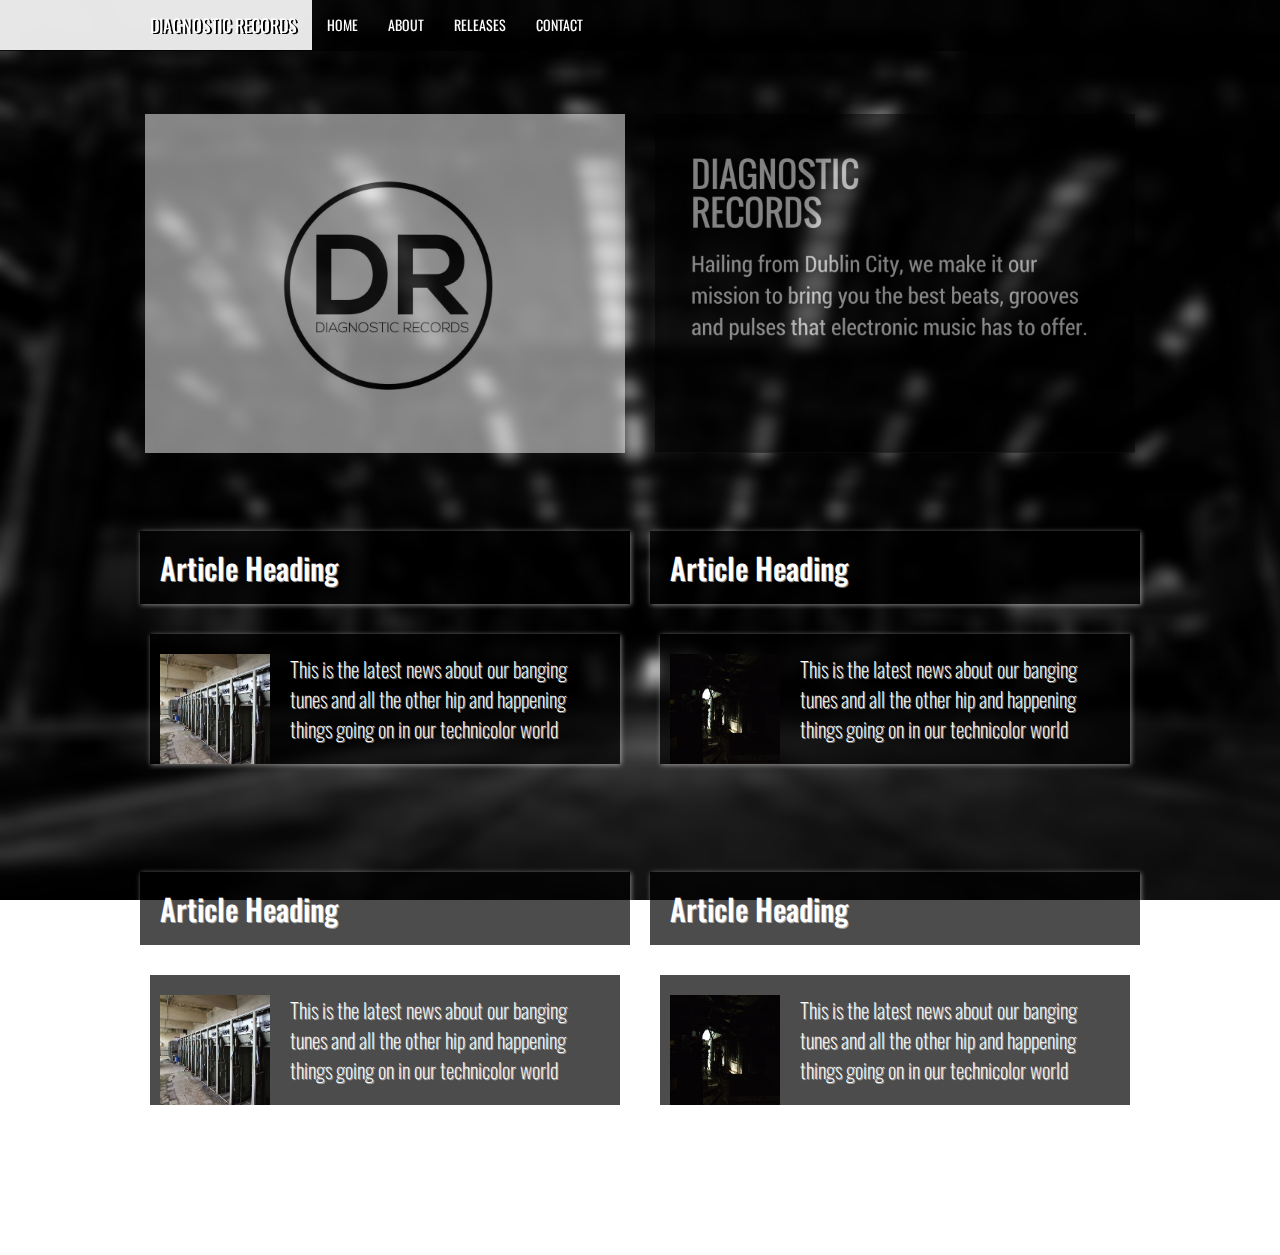
<file: index.html>
<!DOCTYPE html>
<html>
<head>
    <meta charset="utf-8">
    <meta name="viewport" content="width=device-width, initial-scale=1">
    <title>Diagnostic Records</title>
    <link rel="stylesheet" type="text/css" href="bower_components/bootstrap/dist/css/bootstrap.min.css">
    <!-- My CSS -->
    <link rel="stylesheet" type="text/css" href="css/style.css">
    <!-- Custom Fonts -->
    <link href="https://fonts.googleapis.com/css?family=Lato|Oswald" rel="stylesheet">
    <link href="https://fonts.googleapis.com/css?family=Lato" rel="stylesheet">
    <!-- aniimate.css library -->
    <link rel="stylesheet" href="https://cdnjs.cloudflare.com/ajax/libs/animate.css/3.5.2/animate.min.css">
</head>
<body class="background">
    <!-- Navigation -->
    <nav class="navbar navbar navbar-fixed-top">
        <div class="navbar-header">
            <a class="navbar-brand" href="index.html">DIAGNOSTIC RECORDS</a>
                <button type="button" class="navbar-toggle collapsed"
                data-toggle="collapse" data-target="#myCollapsingList">
                        <span class="icon-bar"></span>
                        <span class="icon-bar"></span>
                        <span class="icon-bar"></span>
                    </button>
                </div>
        <ul class="nav navbar-nav collapse navbar-collapse" id="myCollapsingList">
            <li><a href="/index.html">HOME</a></li>
            <li><a href="/about.html">ABOUT</a></li>
            <li><a href="/releases/releases.html">RELEASES</a></li>
            <li><a href="/contact.html">CONTACT</a></li>
        </ul>
    </nav>
    <!-- custom-hr -->
    <div class="custom-hr top-padding"></div>
    <!-- Jumbotron -->
    <div class="container">
        <div class="jumbotron transparent-jumbo">
            <div class="col-xs-12 col-md-6" id="home-logo-box">
                <img src="images/Sample_03.jpg" id="home-logo" class="blur">
                <button class="visibility btn blur" id="listenbtn"><a href="about.html"><a href="releases/releases.html">LISTEN</a></button>
            </div>
            <div class="col-xs-12 col-md-6" id="jumbo-text-box">
                <img src="images/textbox.png" id="text-box-image" class="blur">
                <button class="visibility btn" id="moreinfo"><a href="about.html">FIND OUT MORE</a></button>
            </div>
        </div>
    </div>

    <!-- Articles -->
    <div class="container">
        <div class="jumbotron transparent-jumbo">
            <div class="article-box col-xs-12 col-md-6">
                 <h2>Article Heading</h2>
                <img src="images/1.JPG" class="thumb-art">
                <p>This is the latest news about our banging tunes and all the other hip and happening
                things going on in our technicolor world</p>
            </div><!-- end article box -->
            <div class="article-box col-xs-12 col-md-6">
                <h2>Article Heading</h2>
                <img src="images/3.JPG" class="thumb-art">
                <p>This is the latest news about our banging tunes  and all the other hip and happening
                things going on in our technicolor world</p>
            </div><!-- end article box -->
        </div>
    </div><!-- end container -->

    <div class="container">
        <div class="jumbotron transparent-jumbo">
            <div class="article-box col-xs-12 col-md-6">
                 <h2>Article Heading</h2>
                <img src="images/1.JPG" class="thumb-art">
                <p>This is the latest news about our banging tunes and all the other hip and happening
                things going on in our technicolor world</p>
            </div><!-- end article box -->
            <div class="article-box col-xs-12 col-md-6">
                <h2>Article Heading</h2>
                <img src="images/3.JPG" class="thumb-art">
                <p>This is the latest news about our banging tunes  and all the other hip and happening
                things going on in our technicolor world</p>
            </div><!-- end article box -->
        </div>
    </div><!-- end container -->

    <!-- footer -->
    <footer class="custom-hr"> Copyright Diagnostic Records 2016</footer>

</body>
    <!--add bootstrap js after the body to help loading times-->
    <script src='/bower_components/jquery/dist/jquery.min.js'></script>
    <script src="/bower_components/bootstrap/dist/js/bootstrap.min.js"></script>
    <!-- custom js -->
    <script type="text/javascript" src="js/script.js"></script>
</html>
</file>
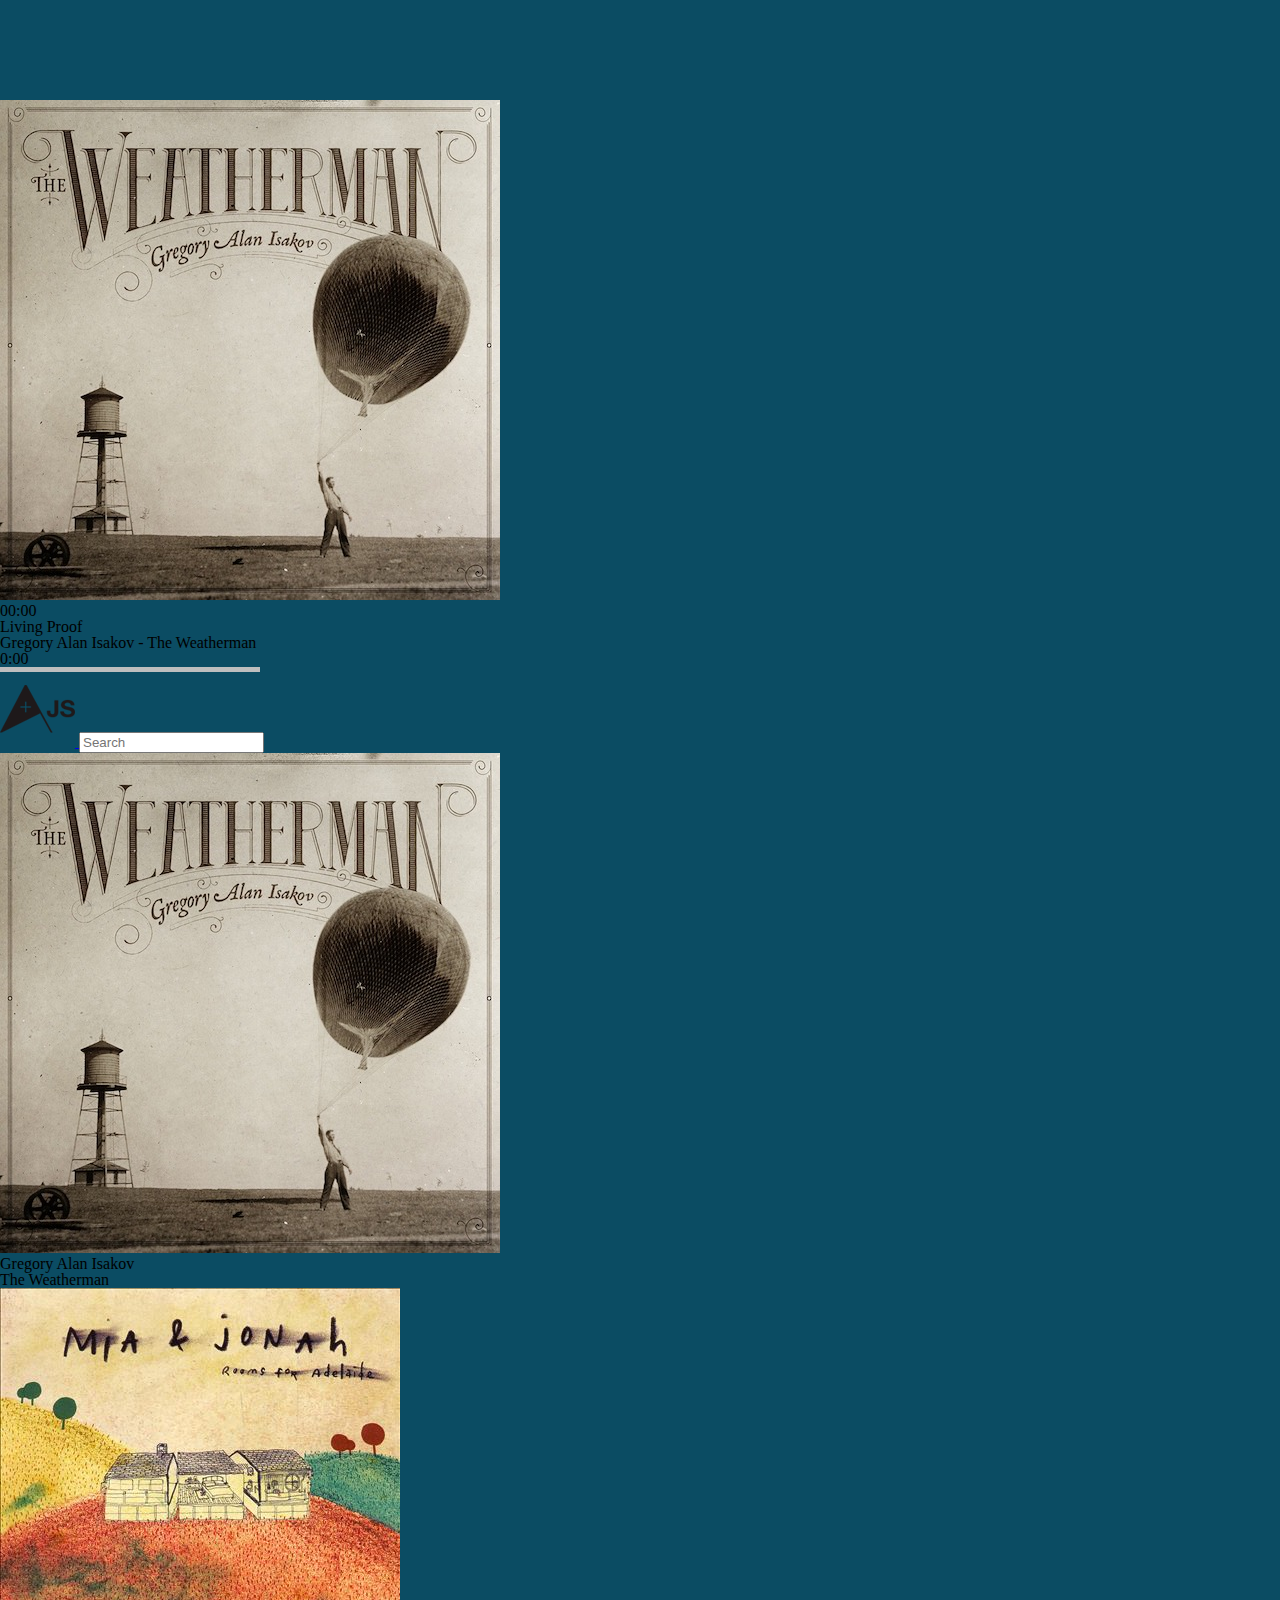
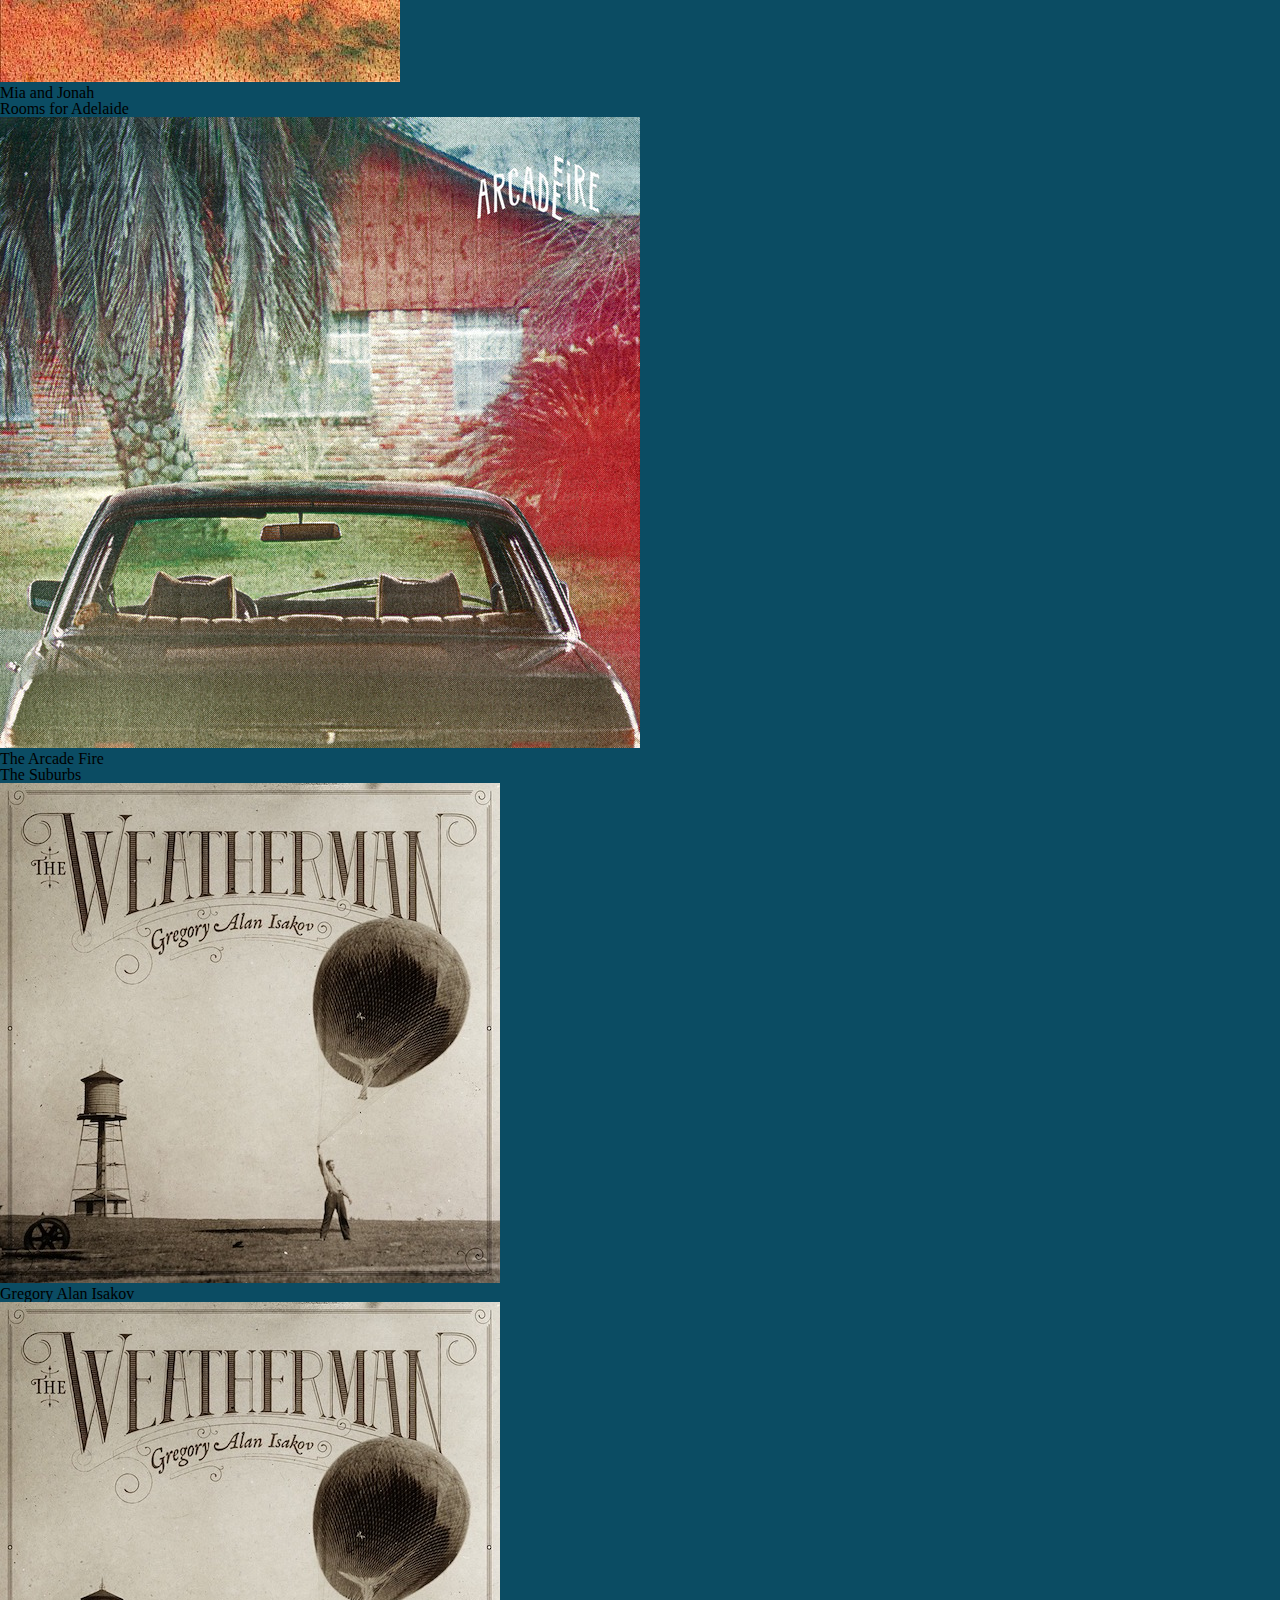
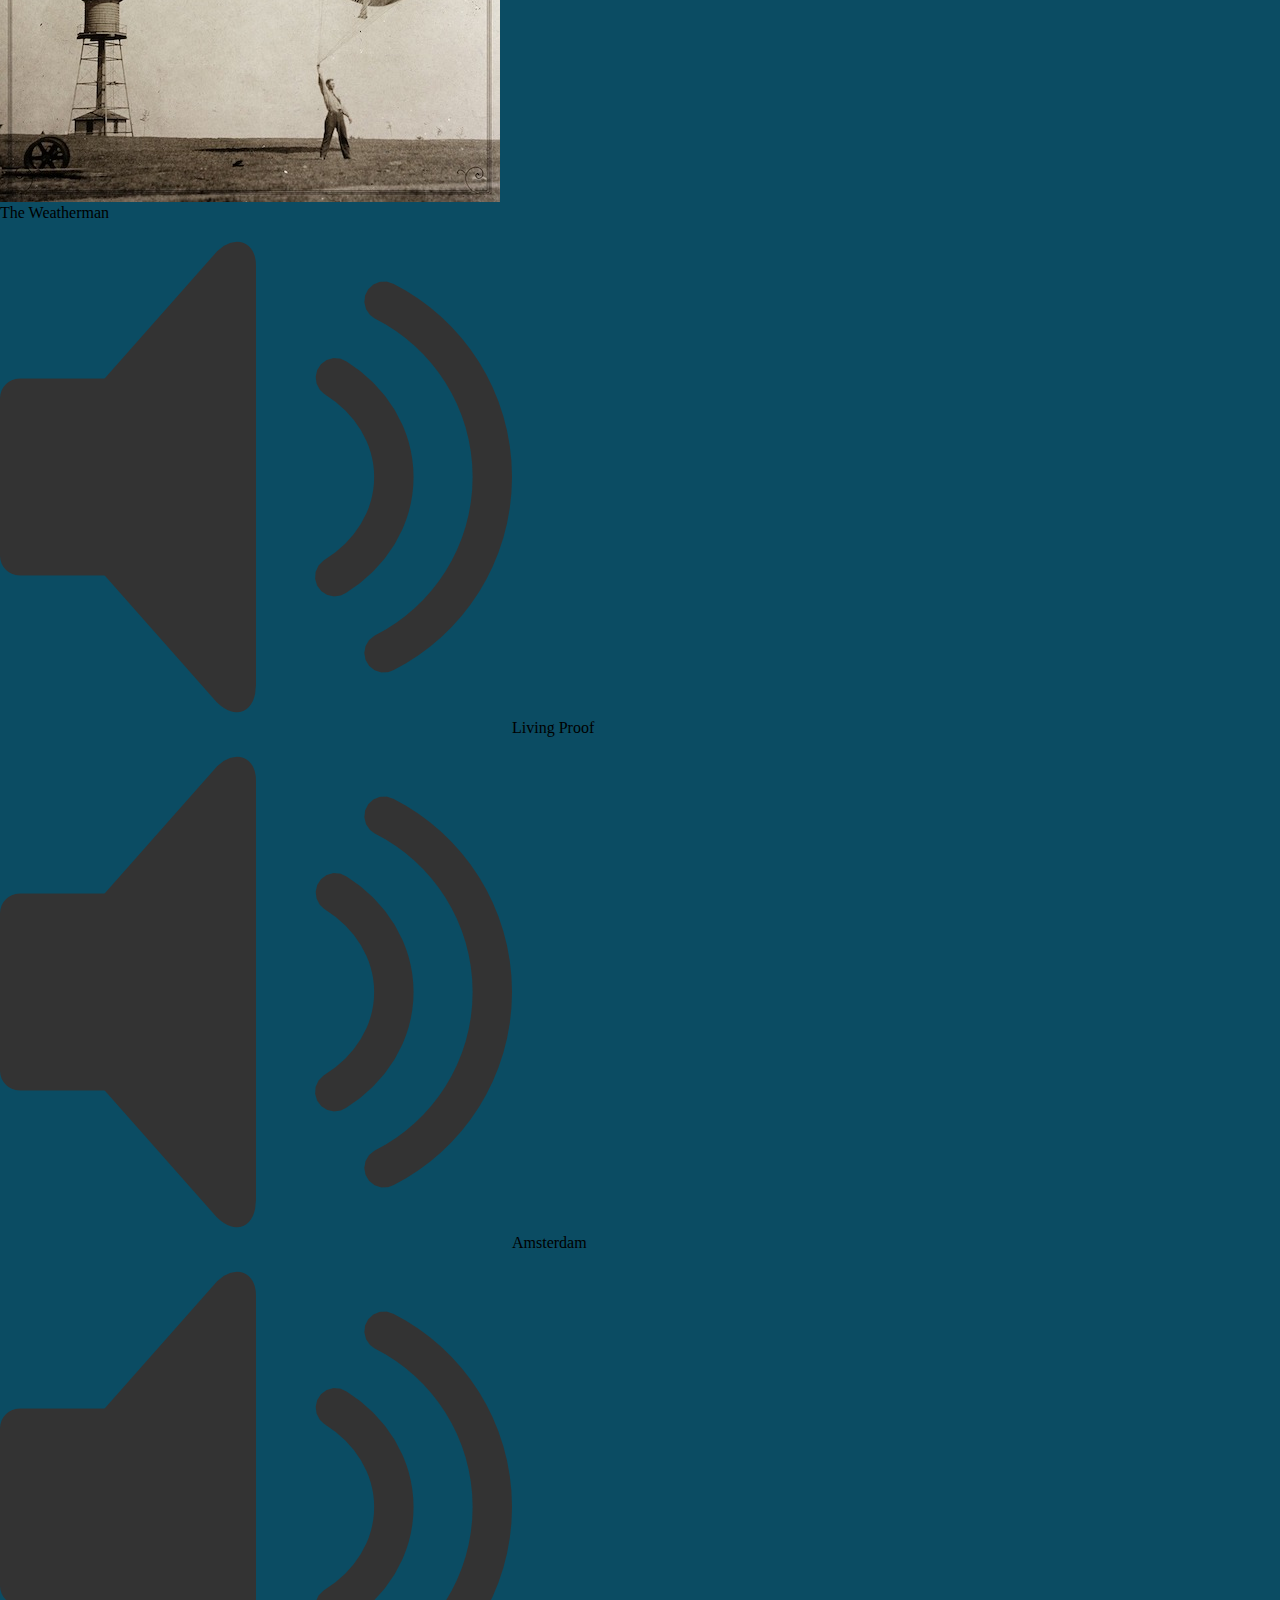
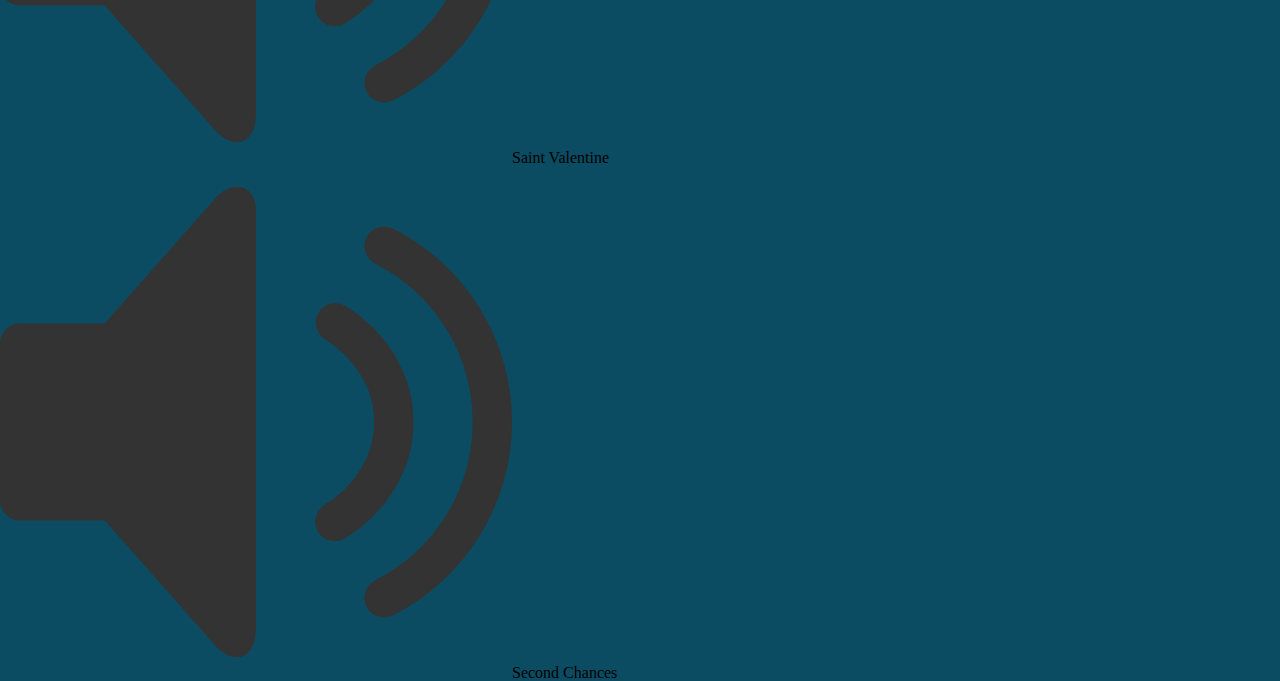
<file: amplitudejs-master/examples/full-player/index.html>
<!DOCTYPE html>
<html>
	<head>
		<title>Full Player with Amplitude.js</title>
		<script type="text/javascript" src="../../js/amplitude.js"></script>
		<!-- jQuery only used to help with animations and NON Amplitude elements -->
		<script type="text/javascript" src="js/jquery.min.js"></script>

		<link rel="stylesheet" type="text/css" href="css/styles.css"/>
	</head>
	<body>
		<div id="large-player">
			<!-- Begin Top Bar -->
			<div id="top-bar">
				<!-- Begin Buttons -->
				<div id="window-size-buttons">
					<div class="window-close"></div>
					<div class="window-min"></div>
					<div class="window-max"></div>
				</div>
				<!-- End Buttons -->

				<!-- Begin Controls -->
				<div id="large-player-controls">
					<div class="amplitude-prev" id="previous"></div>
					<div class="amplitude-play-pause amplitude-paused" amplitude-main-play-pause="true" id="play-pause"></div>
					<div class="amplitude-next" id="next"></div>
				</div>
				<!-- End Controls -->

				<!-- Begin Now Playing Song Display -->
				<div id="now-playing-song-display">
					<img id="top-bar-album-art" amplitude-song-info="cover"/>
					<div id="now-playing-song-meta-container">
						<div class="current-time">
							<span class="amplitude-current-minutes" amplitude-single-current-minutes="true">0</span>:<span class="amplitude-current-seconds" amplitude-single-current-seconds="true">00</span>
						</div>

						<span class="now-playing-title" amplitude-song-info="name"></span><br>
						<span class="album-information"><span amplitude-song-info="artist"></span> - <span amplitude-song-info="album"></span></span>
						
						<div class="time-duration">
							<span class="amplitude-duration-minutes" amplitude-single-duration-minutes="true">0</span>:<span class="amplitude-duration-seconds" amplitude-single-duration-seconds="true">00</span>
						</div>
						<div class="amplitude-song-time-visualization" amplitude-single-song-time-visualization="true" id="song-time-visualization"></div>
					</div>
				</div>
				<!-- End Now Playing Song Display -->

				<!-- Begin Right Side Search -->
				<div id="right-side-search-container">
					<a href="https://open.521dimensions.com/amplitudejs" target="_blank">
						<img src="images/small-amplitude.png" id="small-amplitude"/>
					</a>
					<input type="text" id="search" name="search" placeholder="Search"/>
				</div>
				<!-- End Right Side Search -->
			</div>
			<!-- End Top Bar -->

			<!-- Begin Left Content -->
			<div id="left-content">
				<div class="album-container the-weatherman">
					<img src="images/theweatherman.jpg"/>
					<div class="album-meta">
						<div class="artist">Gregory Alan Isakov</div>
						<div class="album-info">The Weatherman</div>
					</div>
				</div>
				<div class="album-container rooms-for-adelaide">
					<img src="images/roomsforadelaide.jpg"/>
					<div class="album-meta">
						<div class="artist">Mia and Jonah </div>
						<div class="album-info">Rooms for Adelaide</div>
					</div>
				</div>
				<div class="album-container the-suburbs">
					<img src="images/thesuburbs.jpeg"/>
					<div class="album-meta">
						<div class="artist">The Arcade Fire</div>
						<div class="album-info">The Suburbs</div>
					</div>
				</div>
			</div>
			<!-- End Left Content -->

			<!-- Begin Right Content -->
			<div id="right-content">
				<div class="album-display the-weatherman-display">
					<div class="album-header" id="the-weatherman-header">
						<img src="images/theweatherman.jpg"/>
						<div class="album-artist">Gregory Alan Isakov</div>
					</div>
					<div class="album-details">
						<img class="album-art" src="images/theweatherman.jpg"/>
						<div class="album-contents">
							<div class="title">The Weatherman</div>
							<div class="song-title amplitude-song-container amplitude-play-pause" amplitude-song-index="0"><img src="images/now-playing.png"/>Living Proof</div>
							<div class="song-title amplitude-song-container amplitude-play-pause" amplitude-song-index="3"><img src="images/now-playing.png"/>Amsterdam</div>
							<div class="song-title amplitude-song-container amplitude-play-pause" amplitude-song-index="4"><img src="images/now-playing.png"/>Saint Valentine</div>
							<div class="song-title amplitude-song-container amplitude-play-pause" amplitude-song-index="5"><img src="images/now-playing.png"/>Second Chances</div>
						</div>
					</div>
				</div>
				<div class="album-display rooms-for-adelaide-display">
					<div class="album-header" id="rooms-for-adelaide-header">
						<img src="images/roomsforadelaide.jpg"/>
						<div class="album-artist">Mia and Jonah</div>
					</div>
					<div class="album-details">
						<img class="album-art" src="images/roomsforadelaide.jpg"/>
						<div class="album-contents">
							<div class="title">Rooms for Adelaide</div>
							<div class="song-title amplitude-song-container amplitude-play-pause" amplitude-song-index="1"><img src="images/now-playing.png"/>Rooms</div>
						</div>
					</div>
				</div>
				<div class="album-display the-suburbs-display">
					<div class="album-header" id="the-suburbs-header">
						<img src="images/thesuburbs.jpeg"/>
						<div class="album-artist">The Arcade Fire</div>
					</div>
					<div class="album-details">
						<img class="album-art" src="images/thesuburbs.jpeg"/>
						<div class="album-contents">
							<div class="title">The Suburbs</div>
							<div class="song-title amplitude-song-container amplitude-play-pause" amplitude-song-index="2"><img src="images/now-playing.png"/>Suburban War</div>
							<div class="song-title amplitude-song-container amplitude-play-pause" amplitude-song-index="6"><img src="images/now-playing.png"/>City With No Children</div>
						</div>
					</div>
				</div>
			</div>
			<!-- End Right Content -->

			<!-- Begin Footer -->
			<div id="footer">

			</div>
			<!-- End Footer -->
		</div>
	</body>
	<script type="text/javascript">
		Amplitude.init({
			"songs": [
				{
					"name": "Living Proof",
					"artist": "Gregory Alan Isakov",
					"album": "The Weatherman",
					"url": "http://a1537.phobos.apple.com/us/r30/Music4/v4/60/af/eb/60afeba7-f8d9-a920-ff5b-b8666fdc2de4/mzaf_3379426683594665460.plus.aac.p.m4a",
					"live": false,
					"cover_art_url": "images/theweatherman.jpg"
				},
				{
					"name": "Rooms",
					"artist": "Mia and Jonah",
					"album": "Rooms For Adelaide",
					"url": "http://a656.phobos.apple.com/us/r30/Music/2d/d1/52/mzm.oymgnziu.aac.p.m4a",
					"live": false,
					"cover_art_url": "images/roomsforadelaide.jpg"
				},
				{
					"name": "Suburban War",
					"artist": "The Arcade Fire",
					"album": "The Suburbs",
					"url": "https://p.scdn.co/mp3-preview/f5b1bef707e8be7052a1efa5a39555c48e913d36",
					"live": false,
					"cover_art_url": "images/thesuburbs.jpeg"
				},
				{
					"name": "Amsterdam",
					"artist": "Gregory Alan Isakov",
					"album": "The Weatherman",
					"url": "http://a464.phobos.apple.com/us/r30/Music4/v4/4d/94/69/4d9469df-4b5c-31e1-a1b1-bc5b3421cb2d/mzaf_1227645205170517026.plus.aac.p.m4a",
					"live": false,
					"cover_art_url": "images/theweatherman.jpg"
				},
				{
					"name": "Saint Valentine",
					"artist": "Gregory Alan Isakov",
					"album": "The Weatherman",
					"url": "http://a1105.phobos.apple.com/us/r30/Music4/v4/2a/23/1d/2a231dec-3efb-f7a8-b190-b26f0790e8a6/mzaf_1799531085554015341.plus.aac.p.m4a",
					"live": false,
					"cover_art_url": "images/theweatherman.jpg"
				},
				{
					"name": "Second Chances",
					"artist": "Gregory Alan Isakov",
					"album": "The Weatherman",
					"url": "http://a1766.phobos.apple.com/us/r30/Music4/v4/de/2c/ae/de2caeb2-67a2-b19f-2b7e-f3aa38f69bfa/mzaf_4842981864723411733.plus.aac.p.m4a",
					"live": false,
					"cover_art_url": "images/theweatherman.jpg"
				},
				{
					"name": "City WIth No Children",
					"artist": "The Arcade Fire",
					"album": "The Suburbs",
					"url": "http://a1086.phobos.apple.com/us/r1000/099/Music/v4/6c/35/c3/6c35c369-b2c7-053d-04c3-6345bf9b62dd/mzaf_2986025997008722081.m4a",
					"live": false,
					"cover_art_url": "images/thesuburbs.jpeg"
				}
			],
			"default_album_art": "images/no-cover-large.png",
			"callbacks": {
				"after_init": "album_change",
				"after_album_change": "album_change",
				"after_song_ended": "album_change"
			}
		});

		function album_change(){
			var activeSong = Amplitude.getActiveSongMetadata();

			$('.album-display').hide();
			$('.album-container').removeClass('active-album-container');

			switch( activeSong.album ){
				case 'The Weatherman':
					$('.the-weatherman-display').show();
					$('.the-weatherman').addClass('active-album-container');
				break;
				case 'Rooms For Adelaide':
					$('.rooms-for-adelaide-display').show();
					$('.rooms-for-adelaide').addClass('active-album-container');
				break;
				case 'The Suburbs':
					$('.the-suburbs-display').show();
					$('.the-suburbs').addClass('active-album-container');
				break;
			}
		}
		$('.album-container').click(function(){
			$('.album-display').hide();
			$('.album-container').removeClass('active-album-container');

			if( $(this).hasClass('the-weatherman') ){
				$('.the-weatherman-display').show();
				$('.the-weatherman').addClass('active-album-container');
			}

			if( $(this).hasClass('rooms-for-adelaide') ){
				$('.rooms-for-adelaide-display').show();
				$('.rooms-for-adelaide').addClass('active-album-container');
			}

			if( $(this).hasClass('the-suburbs') ){
				$('.the-suburbs-display').show();
				$('.the-suburbs').addClass('active-album-container');
			}
		});
	</script>
</html>
</file>
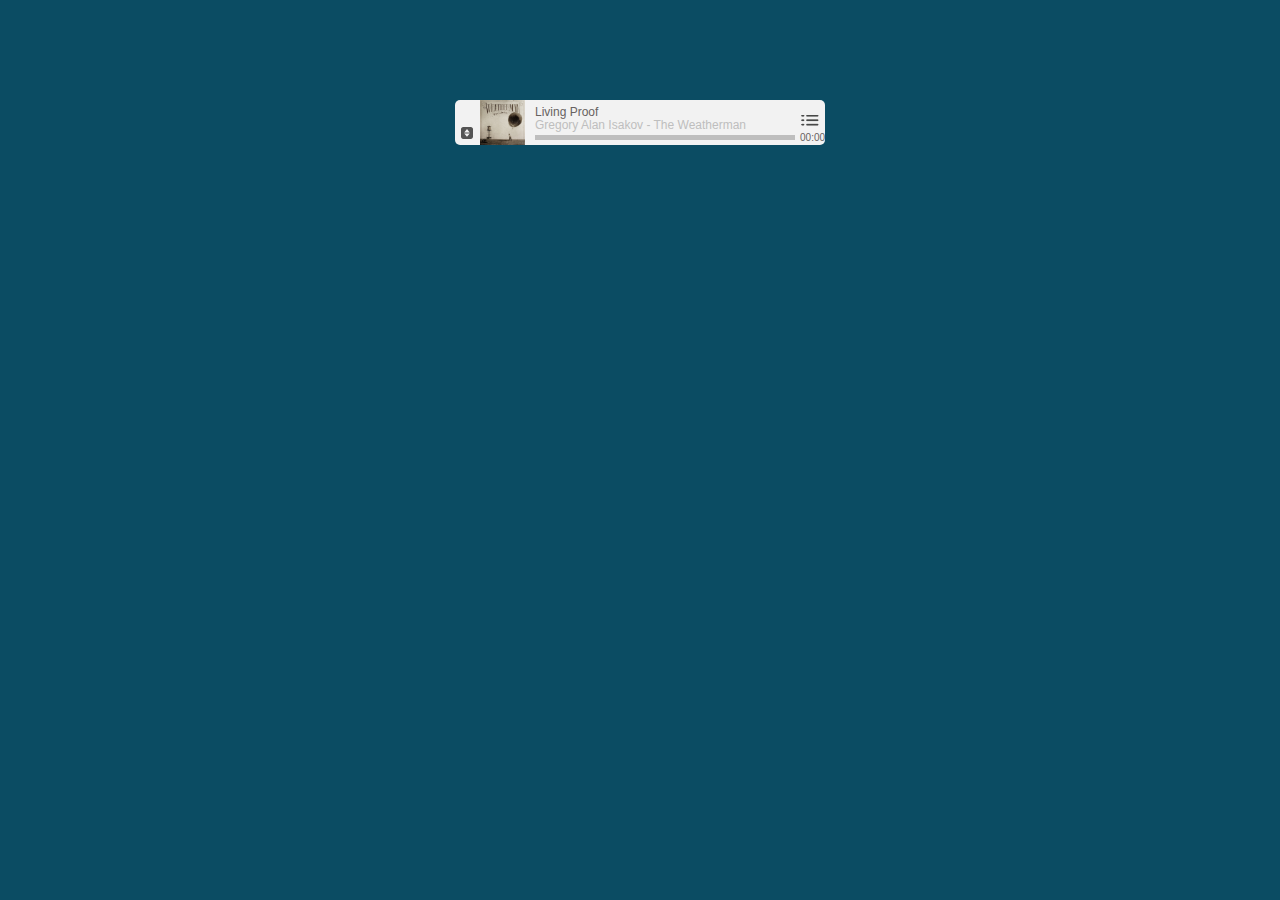
<file: amplitudejs-master/examples/playlist-album-art/index.html>
<!DOCTYPE html>
<html>
	<head>
		<title>Playlist with Amplitude.js</title>
		<script type="text/javascript" src="../../js/amplitude.js"></script>
		<!-- jQuery only used to help with animations and NON Amplitude elements -->
		<script type="text/javascript" src="js/jquery.min.js"></script>

		<link rel="stylesheet" type="text/css" href="css/styles.css"/>
	</head>
	<body>
		<!-- Start Top Header -->
		<div id="top-header" class="hidden-on-collapse">
			<div id="top-header-toggle" class="small-player-toggle-contract"></div>

			<div class="now-playing-title" amplitude-song-info="name"></div>
			<div class="album-information"><span amplitude-song-info="artist"></span> - <span amplitude-song-info="album"></span></div>
		</div>
		<!-- End Top Header -->

		<!-- Start Large Album Art -->
		<div id="top-large-album" class="hidden-on-collapse">
			<img id="large-album-art" amplitude-song-info="cover"/>
		</div>
		<!-- End Large Album Art -->

		<!-- Begin Small Player -->
		<div id="small-player">
			<!-- Begin Small Player Left -->
			<div id="small-player-left" class="hidden-on-expanded">
				<div id="small-player-toggle" class="small-player-toggle-expand"></div>
			</div>
			<!-- End Small Player Left -->

			<!-- Begin Small Player Album Art -->
			<img id="small-player-album-art" class="hidden-on-expanded" amplitude-song-info="cover"/>
			<!-- End Small Player Album Art -->

			<!-- Begin Small Player Middle -->
			<div id="small-player-middle" class="hidden-on-expanded">	
				<div id="small-player-middle-top">
					<!-- Begin Controls Container -->
					<div id="small-player-middle-controls">
						<div class="amplitude-prev" id="middle-top-previous"></div>
						<div class="amplitude-play-pause amplitude-paused" amplitude-main-play-pause="true" id="middle-top-play-pause"></div>
						<div class="amplitude-next" id="middle-top-next"></div>
					</div>
					<!-- End Controls Container -->

					<!-- Begin Meta Container -->
					<div id="small-player-middle-meta">
						<div class="now-playing-title" amplitude-song-info="name"></div>
						<div class="album-information"><span amplitude-song-info="artist"></span> - <span amplitude-song-info="album"></span></div>
					</div>
					<!-- End Meta Container -->
				</div>
				
				<div id="small-player-middle-bottom">
					<div class="amplitude-song-time-visualization" amplitude-single-song-time-visualization="true" id="song-time-visualization"></div>
				</div>
			</div>
			<!-- End Small Player Middle -->

			<!-- Begin Small Player Right -->
			<div id="small-player-right" class="hidden-on-expanded">
				<div id="toggle-playlist" class="playlist-toggle"></div>
				<span class="current-time">
					<span class="amplitude-current-minutes" amplitude-single-current-minutes="true">0</span>:<span class="amplitude-current-seconds" amplitude-single-current-seconds="true">00</span>
				</span>
			</div>
			<!-- End Small Player Right -->

			<!-- Begin Small Player Full Bottom -->
			<div id="small-player-full-bottom" class="hidden-on-collapse">
				<div id="toggle-playlist-full" class="playlist-toggle"></div>
				<div id="small-player-full-bottom-controls">
					<div class="amplitude-prev" id="middle-bottom-previous"></div>
					<div class="amplitude-play-pause amplitude-paused" amplitude-main-play-pause="true" id="small-player-bottom-play-pause"></div>
					<div class="amplitude-next" id="middle-top-next"></div>
				</div>
				<div id="small-player-full-bottom-info">
					<span class="current-time">
						<span class="amplitude-current-minutes" amplitude-single-current-minutes="true">0</span>:<span class="amplitude-current-seconds" amplitude-single-current-seconds="true">00</span>
					</span>
					
					<div class="amplitude-song-time-visualization" amplitude-single-song-time-visualization="true" id="song-time-visualization-large"></div>
					
					<span class="time-duration">
						<span class="amplitude-duration-minutes" amplitude-single-duration-minutes="true">0</span>:<span class="amplitude-duration-seconds" amplitude-single-duration-seconds="true">00</span>
					</span>
				</div>
			</div>
			<!-- End Small Player Full Bottom -->
		</div>
		<!-- End Small Player -->

		<!-- Begin Playlist -->
		<div id="small-player-playlist">
			<div class="information">
				Playlist
				<hr>
			</div>
			<div class="amplitude-song-container amplitude-play-pause playlist-item" amplitude-song-index="0">
				<img src="images/theweatherman.jpg" class="album-art"/>
				<div class="playlist-meta">
					<div class="now-playing-title">Living Proof</div>
					<div class="album-information">Gregory Alan Isakov - The Weatherman</span></div>
				</div>
				<div style="clear: both;"></div>
			</div>
			<div class="amplitude-song-container amplitude-play-pause playlist-item" amplitude-song-index="1">
				<img src="images/roomsforadelaide.jpg" class="album-art"/>
				<div class="playlist-meta">
					<div class="now-playing-title">Rooms</div>
					<div class="album-information">Mia and Jonah - Rooms For Adelaide</span></div>
				</div>
				<div style="clear: both;"></div>
			</div>
			<div class="amplitude-song-container amplitude-play-pause playlist-item" amplitude-song-index="2">
				<img src="images/thesuburbs.jpeg" class="album-art"/>
				<div class="playlist-meta">
					<div class="now-playing-title">Suburban War</div>
					<div class="album-information">The Arcade Fire - The Suburbs</span></div>
				</div>
				<div style="clear: both;"></div>
			</div>
		</div>	
		<!-- End Playlist -->
	</body>
	<script type="text/javascript">
		Amplitude.init({
			"songs": [
				{
					"name": "Living Proof",
					"artist": "Gregory Alan Isakov",
					"album": "The Weatherman",
					"url": "http://a1537.phobos.apple.com/us/r30/Music4/v4/60/af/eb/60afeba7-f8d9-a920-ff5b-b8666fdc2de4/mzaf_3379426683594665460.plus.aac.p.m4a",
					"live": false,
					"cover_art_url": "images/theweatherman.jpg"
				},
				{
					"name": "Rooms",
					"artist": "Mia and Jonah",
					"album": "Rooms For Adelaide",
					"url": "http://a656.phobos.apple.com/us/r30/Music/2d/d1/52/mzm.oymgnziu.aac.p.m4a",
					"live": false,
					"cover_art_url": "images/roomsforadelaide.jpg"
				},
				{
					"name": "Suburban War",
					"artist": "The Arcade Fire",
					"album": "The Suburbs",
					"url": "https://p.scdn.co/mp3-preview/f5b1bef707e8be7052a1efa5a39555c48e913d36",
					"live": false,
					"cover_art_url": "images/thesuburbs.jpeg"
				}
			],
			"default_album_art": "images/no-cover-large.png"
		});

		var expanded = false;
		var playlistEpxanded = false;
		/*
			jQuery Visual Helpers
		*/
		$('#small-player').hover(function(){
			$('#small-player-middle-controls').show();
			$('#small-player-middle-meta').hide();
		}, function(){
			$('#small-player-middle-controls').hide();
			$('#small-player-middle-meta').show();

		});

		$('#top-large-album').hover(function(){
			$('#top-header').show();
			$('#small-player').show();
		}, function(){
			if( !$('#top-header').is(':hover') && !$('#small-player').is(':hover') ){
				$('#top-header').fadeOut(1000);
				$('#small-player').fadeOut(1000);
			}
		});

		$('#top-header').hover(function(){
			$('#top-header').show();
			$('#small-player').show();
		}, function(){

		});

		/*
			Toggles Album Art
		*/
		$('#small-player-toggle').click(function(){
			$('.hidden-on-collapse').show();
			$('.hidden-on-expanded').hide();
			/*
				Is expanded
			*/
			expanded = true;

			$('#small-player').css('border-top-left-radius', '0px');
			$('#small-player').css('border-top-right-radius', '0px');
		});

		$('#top-header-toggle').click(function(){
			$('.hidden-on-collapse').hide();
			$('.hidden-on-expanded').show();
			/*
				Is collapsed
			*/
			expanded = false;

			$('#small-player').css('border-top-left-radius', '5px');
			$('#small-player').css('border-top-right-radius', '5px');
		});

		$('.playlist-toggle').click(function(){
			if( playlistEpxanded ){
				$('#small-player-playlist').hide();

				$('#small-player').css('border-bottom-left-radius', '5px');
				$('#small-player').css('border-bottom-right-radius', '5px');

				$('#large-album-art').css('border-bottom-left-radius', '5px');
				$('#large-album-art').css('border-bottom-right-radius', '5px');

				playlistEpxanded = false;
			}else{
				$('#small-player-playlist').show();

				$('#small-player').css('border-bottom-left-radius', '0px');
				$('#small-player').css('border-bottom-right-radius', '0px');

				$('#large-album-art').css('border-bottom-left-radius', '0px');
				$('#large-album-art').css('border-bottom-right-radius', '0px');

				playlistEpxanded = true;
			}
		})
	</script>
</html>
</file>
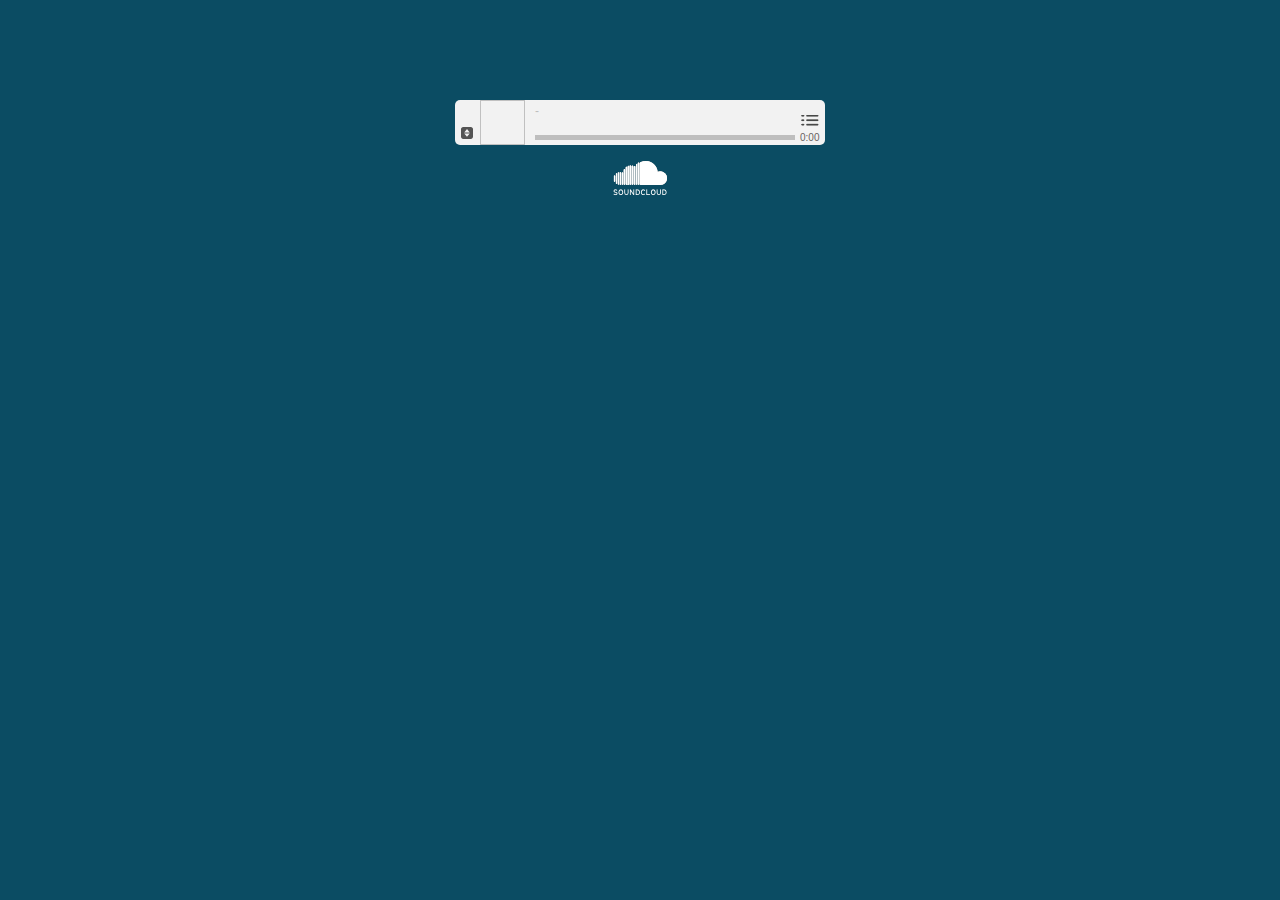
<file: amplitudejs-master/examples/playlist-soundcloud/index.html>
<!DOCTYPE html>
<html>
	<head>
		<title>Soundcloud Playlist with Amplitude.js</title>
		<script type="text/javascript" src="../../js/amplitude.js"></script>
		<!-- jQuery only used to help with animations and NON Amplitude elements -->
		<script type="text/javascript" src="js/jquery.min.js"></script>

		<link rel="stylesheet" type="text/css" href="css/styles.css"/>
	</head>
	<body>
		<!-- Start Top Header -->
		<div id="top-header" class="hidden-on-collapse">
			<div id="top-header-toggle" class="small-player-toggle-contract"></div>

			<div class="now-playing-title" amplitude-song-info="name"></div>
			<div class="album-information"><span amplitude-song-info="artist"></span> - <span amplitude-song-info="album"></span></div>
		</div>
		<!-- End Top Header -->

		<!-- Start Large Album Art -->
		<div id="top-large-album" class="hidden-on-collapse">
			<img id="large-album-art" amplitude-song-info="cover"/>
		</div>
		<!-- End Large Album Art -->

		<!-- Begin Small Player -->
		<div id="small-player">
			<!-- Begin Small Player Left -->
			<div id="small-player-left" class="hidden-on-expanded">
				<div id="small-player-toggle" class="small-player-toggle-expand"></div>
			</div>
			<!-- End Small Player Left -->

			<!-- Begin Small Player Album Art -->
			<img id="small-player-album-art" class="hidden-on-expanded" amplitude-song-info="cover"/>
			<!-- End Small Player Album Art -->

			<!-- Begin Small Player Middle -->
			<div id="small-player-middle" class="hidden-on-expanded">	
				<div id="small-player-middle-top">
					<!-- Begin Controls Container -->
					<div id="small-player-middle-controls">
						<div class="amplitude-prev" id="middle-top-previous"></div>
						<div class="amplitude-play-pause amplitude-paused" amplitude-main-play-pause="true" id="middle-top-play-pause"></div>
						<div class="amplitude-next" id="middle-top-next"></div>
					</div>
					<!-- End Controls Container -->

					<!-- Begin Meta Container -->
					<div id="small-player-middle-meta">
						<div class="now-playing-title" amplitude-song-info="name"></div>
						<div class="album-information"><span amplitude-song-info="artist"></span> - <span amplitude-song-info="album"></span></div>
					</div>
					<!-- End Meta Container -->
				</div>
				
				<div id="small-player-middle-bottom">
					<div class="amplitude-song-time-visualization" amplitude-single-song-time-visualization="true" id="song-time-visualization"></div>
				</div>
			</div>
			<!-- End Small Player Middle -->

			<!-- Begin Small Player Right -->
			<div id="small-player-right" class="hidden-on-expanded">
				<div id="toggle-playlist" class="playlist-toggle"></div>
				<span class="current-time">
					<span class="amplitude-current-minutes" amplitude-single-current-minutes="true">0</span>:<span class="amplitude-current-seconds" amplitude-single-current-seconds="true">00</span>
				</span>
			</div>
			<!-- End Small Player Right -->

			<!-- Begin Small Player Full Bottom -->
			<div id="small-player-full-bottom" class="hidden-on-collapse">
				<div id="toggle-playlist-full" class="playlist-toggle"></div>
				<div id="small-player-full-bottom-controls">
					<div class="amplitude-prev" id="middle-bottom-previous"></div>
					<div class="amplitude-play-pause amplitude-paused" amplitude-main-play-pause="true" id="small-player-bottom-play-pause"></div>
					<div class="amplitude-next" id="middle-top-next"></div>
				</div>
				<div id="small-player-full-bottom-info">
					<span class="current-time">
						<span class="amplitude-current-minutes" amplitude-single-current-minutes="true">0</span>:<span class="amplitude-current-seconds" amplitude-single-current-seconds="true">00</span>
					</span>
					
					<div class="amplitude-song-time-visualization" amplitude-single-song-time-visualization="true" id="song-time-visualization-large"></div>
					
					<span class="time-duration">
						<span class="amplitude-duration-minutes" amplitude-single-duration-minutes="true">0</span>:<span class="amplitude-duration-seconds" amplitude-single-duration-seconds="true">00</span>
					</span>
				</div>
			</div>
			<!-- End Small Player Full Bottom -->
		</div>
		<!-- End Small Player -->

		<!-- Begin Playlist -->
		<div id="small-player-playlist">
			<div class="information">
				Playlist
				<hr>
			</div>
			<div class="amplitude-song-container amplitude-play-pause playlist-item" amplitude-song-index="0">
				<img src="images/song_TheCrystalMethod-Emulator.jpg" class="album-art"/>
				<div class="playlist-meta">
					<div class="now-playing-title">Emulator</div>
					<div class="album-information">The Crystal Method - Emulator (Single)</span></div>
				</div>
				<div style="clear: both;"></div>
			</div>
			<div class="amplitude-song-container amplitude-play-pause playlist-item" amplitude-song-index="1">
				<img src="images/song_NickyRomero-SymphonicaThibaultRemix.jpg" class="album-art"/>
				<div class="playlist-meta">
					<div class="now-playing-title">Symphonica (Thibault Remix)</div>
					<div class="album-information">Thibault - Nicky Romero Remixes</span></div>
				</div>
				<div style="clear: both;"></div>
			</div>
			<div class="amplitude-song-container amplitude-play-pause playlist-item" amplitude-song-index="2">
				<img src="images/song_YogiBurial.jpg" class="album-art"/>
				<div class="playlist-meta">
					<div class="now-playing-title">Burial feat. Pusha T</div>
					<div class="album-information">Yogi - YOGI</span></div>
				</div>
				<div style="clear: both;"></div>
			</div>
		</div>	
		<!-- End Playlist -->

		<!-- Start Soundcloud Props -->
		<a href="https://soundcloud.com" target="_blank">
			<img id="soundcloud-image" src="images/poweredBySoundcloud.png"/>
		</a>
		<!-- End Soundcloud Props -->
	</body>
	<script type="text/javascript">
		Amplitude.init({
			"songs": [
				{
					"name": "Emulator",
					"artist": "The Crystal Method",
					"album": "Emulator (Single)",
					"url": "https://soundcloud.com/the-crystal-method/emulator",
					"cover_art_url": "images/song_TheCrystalMethod-Emulator.jpg"
				},
				{
					"name": "Symphonica (Thibault Remix)",
					"artist": "Thibault",
					"album": "Nicky Romero Remixes",
					"url": "https://soundcloud.com/thibaultmusic/nicky-romero-symphonica",
					"cover_art_url": "images/song_NickyRomero-SymphonicaThibaultRemix.jpg"
				},
				{
					"name": "Burial feat. Pusha T",
					"artist": "Yogi",
					"album": "YOGI",
					"url": "https://soundcloud.com/yogitrf/yogi-burial-feat-pusha-t",
					"cover_art_url": "images/song_YogiBurial.jpg"
				}
			],
			"soundcloud_client": '7f4a6ed1488c1ebdf31600767b9b6350',
			"default_album_art": "images/no-cover-large.png"
		});

		var expanded = false;
		var playlistEpxanded = false;
		/*
			jQuery Visual Helpers
		*/
		$('#small-player').hover(function(){
			$('#small-player-middle-controls').show();
			$('#small-player-middle-meta').hide();
		}, function(){
			$('#small-player-middle-controls').hide();
			$('#small-player-middle-meta').show();

		});

		$('#top-large-album').hover(function(){
			$('#top-header').show();
			$('#small-player').show();
		}, function(){
			if( !$('#top-header').is(':hover') && !$('#small-player').is(':hover') ){
				$('#top-header').fadeOut(1000);
				$('#small-player').fadeOut(1000);
			}
		});

		$('#top-header').hover(function(){
			$('#top-header').show();
			$('#small-player').show();
		}, function(){

		});

		/*
			Toggles Album Art
		*/
		$('#small-player-toggle').click(function(){
			$('.hidden-on-collapse').show();
			$('.hidden-on-expanded').hide();
			/*
				Is expanded
			*/
			expanded = true;

			$('#small-player').css('border-top-left-radius', '0px');
			$('#small-player').css('border-top-right-radius', '0px');
		});

		$('#top-header-toggle').click(function(){
			$('.hidden-on-collapse').hide();
			$('.hidden-on-expanded').show();
			/*
				Is collapsed
			*/
			expanded = false;

			$('#small-player').css('border-top-left-radius', '5px');
			$('#small-player').css('border-top-right-radius', '5px');
		});

		$('.playlist-toggle').click(function(){
			if( playlistEpxanded ){
				$('#small-player-playlist').hide();

				$('#small-player').css('border-bottom-left-radius', '5px');
				$('#small-player').css('border-bottom-right-radius', '5px');

				$('#large-album-art').css('border-bottom-left-radius', '5px');
				$('#large-album-art').css('border-bottom-right-radius', '5px');

				playlistEpxanded = false;
			}else{
				$('#small-player-playlist').show();

				$('#small-player').css('border-bottom-left-radius', '0px');
				$('#small-player').css('border-bottom-right-radius', '0px');

				$('#large-album-art').css('border-bottom-left-radius', '0px');
				$('#large-album-art').css('border-bottom-right-radius', '0px');

				playlistEpxanded = true;
			}
		})
	</script>
</html>
</file>
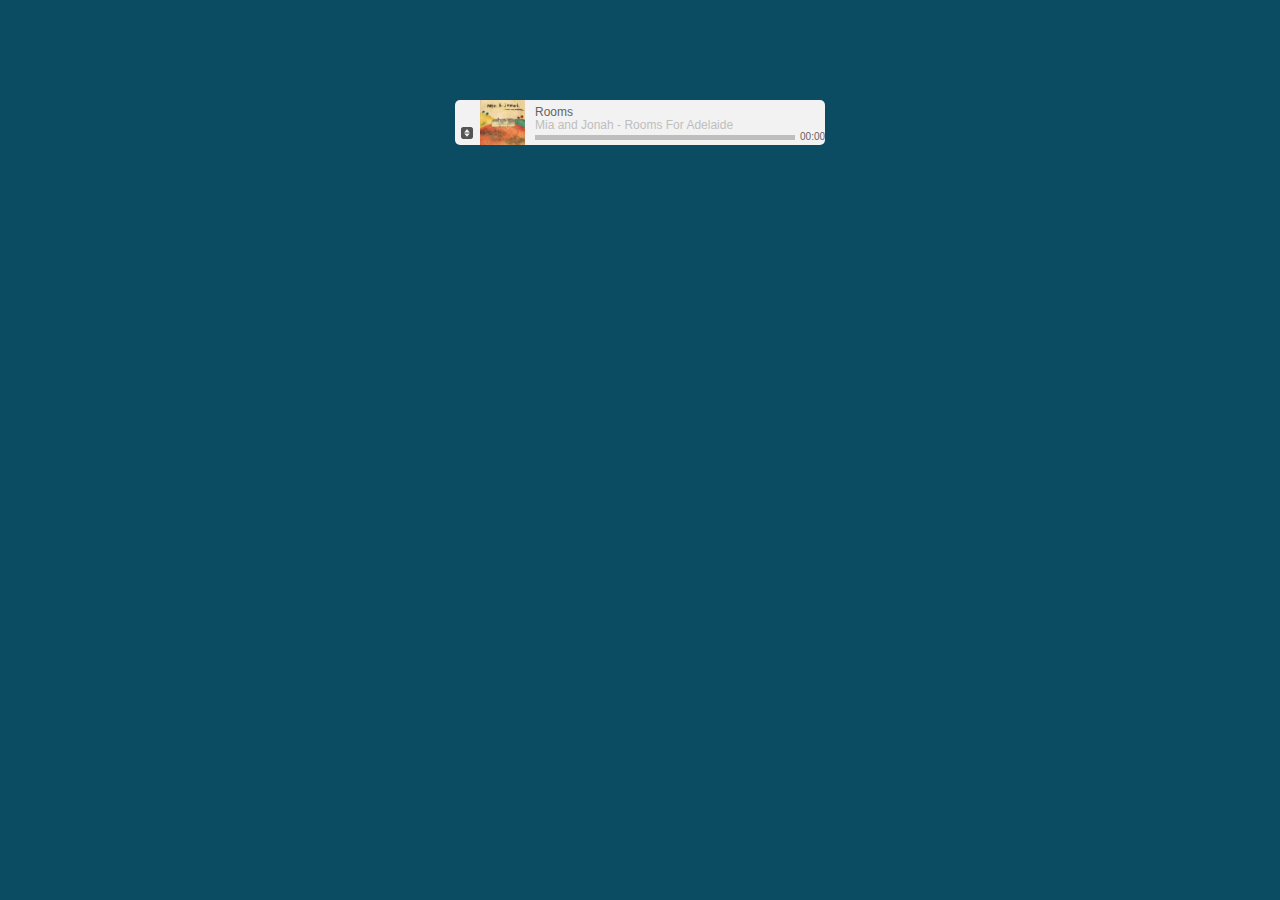
<file: amplitudejs-master/examples/single-song-album-art/index.html>
<!DOCTYPE html>
<html>
	<head>
		<title>Single Song Player and Album Art with Amplitude.js</title>
		<script type="text/javascript" src="../../js/amplitude.js"></script>
		<!-- jQuery only used to help with animations and NON Amplitude elements -->
		<script type="text/javascript" src="js/jquery.min.js"></script>

		<link rel="stylesheet" type="text/css" href="css/styles.css"/>
	</head>
	<body>
		<!-- Start Top Header -->
		<div id="top-header" class="hidden-on-collapse">
			<div id="top-header-toggle" class="small-player-toggle-contract"></div>

			<div class="now-playing-title" amplitude-song-info="name"></div>
			<div class="album-information"><span amplitude-song-info="artist"></span> - <span amplitude-song-info="album"></span></div>
		</div>
		<!-- End Top Header -->

		<!-- Start Large Album Art -->
		<div id="top-large-album" class="hidden-on-collapse">
			<img id="large-album-art" amplitude-song-info="cover"/>
		</div>
		<!-- End Large Album Art -->

		<!-- Begin Small Player -->
		<div id="small-player">
			<!-- Begin Small Player Left -->
			<div id="small-player-left" class="hidden-on-expanded">
				<div id="small-player-toggle" class="small-player-toggle-expand"></div>
			</div>
			<!-- End Small Player Left -->

			<!-- Begin Small Player Album Art -->
			<img id="small-player-album-art" class="hidden-on-expanded" amplitude-song-info="cover"/>
			<!-- End Small Player Album Art -->

			<!-- Begin Small Player Middle -->
			<div id="small-player-middle" class="hidden-on-expanded">	
				<div id="small-player-middle-top">
					<!-- Begin Controls Container -->
					<div id="small-player-middle-controls">
						<div class="amplitude-play-pause amplitude-paused" amplitude-song-index="0"></div>
					</div>
					<!-- End Controls Container -->

					<!-- Begin Meta Container -->
					<div id="small-player-middle-meta">
						<div class="now-playing-title" amplitude-song-info="name"></div>
						<div class="album-information"><span amplitude-song-info="artist"></span> - <span amplitude-song-info="album"></span></div>
					</div>
					<!-- End Meta Container -->
				</div>
				
				<div id="small-player-middle-bottom">
					<div class="amplitude-song-time-visualization" amplitude-song-index="0" id="song-time-visualization"></div>
				</div>
			</div>
			<!-- End Small Player Middle -->

			<!-- Begin Small Player Right -->
			<div id="small-player-right" class="hidden-on-expanded">
				<span class="current-time">
					<span class="amplitude-current-minutes" amplitude-song-index="0">0</span>:<span class="amplitude-current-seconds" amplitude-song-index="0">00</span>
				</span>
			</div>
			<!-- End Small Player Right -->

			<!-- Begin Small Player Full Bottom -->
			<div id="small-player-full-bottom" class="hidden-on-collapse">
				<div class="amplitude-play-pause amplitude-paused" amplitude-song-index="0"></div>
				<div id="small-player-full-bottom-info">
					<span class="current-time">
						<span class="amplitude-current-minutes" amplitude-song-index="0">0</span>:<span class="amplitude-current-seconds" amplitude-song-index="0">00</span>
					</span>
					
					<div class="amplitude-song-time-visualization" amplitude-song-index="0" id="song-time-visualization-large"></div>
					
					<span class="time-duration">
						<span class="amplitude-duration-minutes" amplitude-song-index="0">0</span>:<span class="amplitude-duration-seconds" amplitude-song-index="0">00</span>
					</span>
				</div>
			</div>
			<!-- End Small Player Full Bottom -->
		</div>
		<!-- End Small Player -->
	</body>
	<script type="text/javascript">
		Amplitude.init({
			"songs": [
				{
					"name": "Rooms",
					"artist": "Mia and Jonah",
					"album": "Rooms For Adelaide",
					"url": "http://a656.phobos.apple.com/us/r30/Music/2d/d1/52/mzm.oymgnziu.aac.p.m4a",
					"live": false,
					"cover_art_url": "images/roomsforadelaide.jpg"
				}
			],
			"default_album_art": "images/no-cover-large.png"
		});

		var expanded = false;
		/*
			jQuery Visual Helpers
		*/
		$('#small-player').hover(function(){
			$('#small-player-middle-controls').show();
			$('#small-player-middle-meta').hide();
		}, function(){
			$('#small-player-middle-controls').hide();
			$('#small-player-middle-meta').show();

		});

		$('#top-large-album').hover(function(){
			$('#top-header').show();
			$('#small-player').show();

			$('#large-album-art').css('border-radius', '5px');
		}, function(){
			if( !$('#top-header').is(':hover') && !$('#small-player').is(':hover') ){
				$('#top-header').fadeOut(1000);
				$('#small-player').fadeOut(1000);

				$('#large-album-art').css('border-radius', '0px');
			}
		});

		$('#top-header').hover(function(){
			$('#top-header').show();
			$('#small-player').show();
		}, function(){

		});

		/*
			Toggles Album Art
		*/
		$('#small-player-toggle').click(function(){
			$('.hidden-on-collapse').show();
			$('.hidden-on-expanded').hide();
			/*
				Is expanded
			*/
			expanded = true;

			$('#small-player').css('border-top-left-radius', '0px');
			$('#small-player').css('border-top-right-radius', '0px');
		});

		$('#top-header-toggle').click(function(){
			$('.hidden-on-collapse').hide();
			$('.hidden-on-expanded').show();
			/*
				Is collapsed
			*/
			expanded = false;

			$('#small-player').css('border-top-left-radius', '5px');
			$('#small-player').css('border-top-right-radius', '5px');
		});
	</script>
</html>
</file>
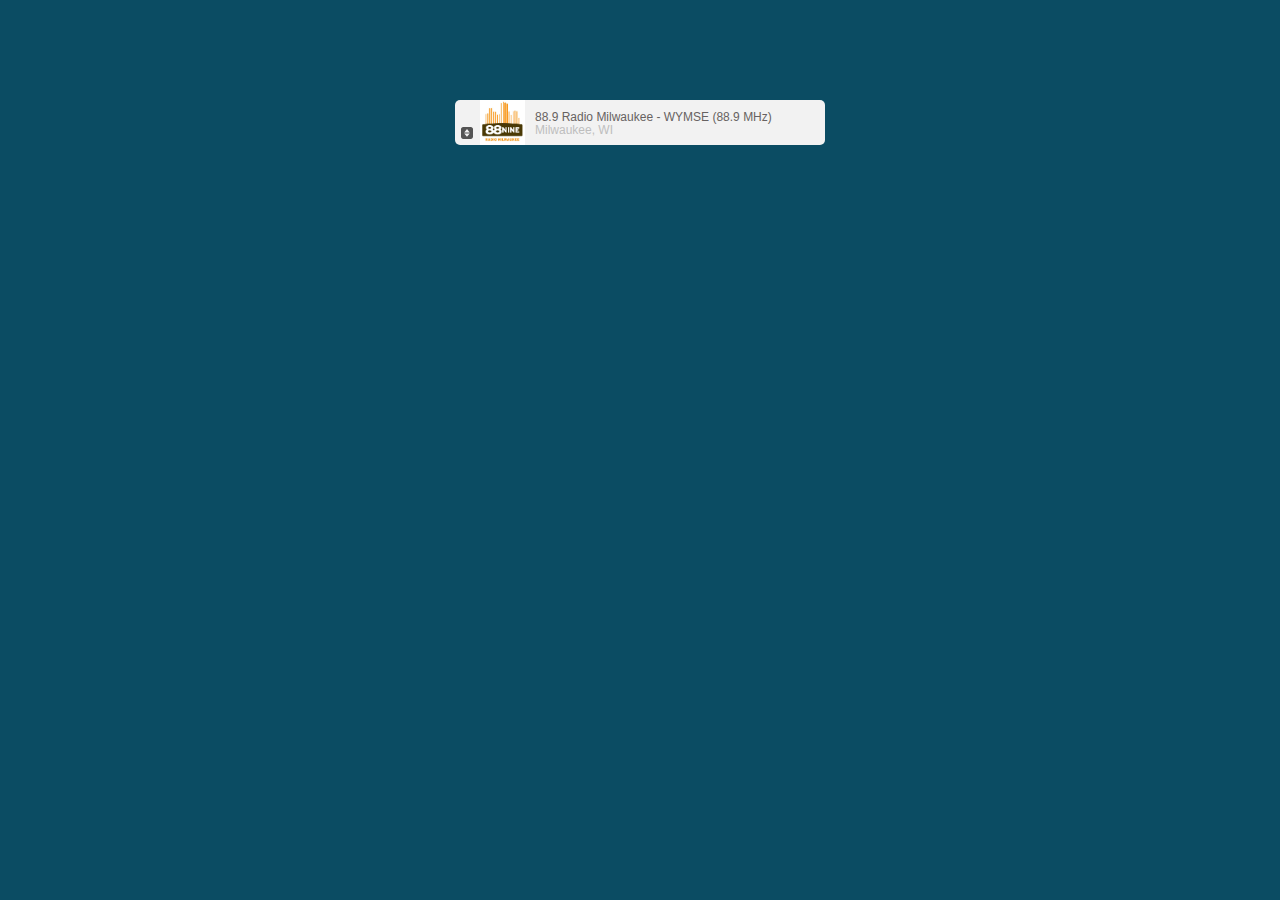
<file: amplitudejs-master/examples/single-song-live/index.html>
<!DOCTYPE html>
<html>
	<head>
		<title>Single Song Live Player with Amplitude.js</title>
		<script type="text/javascript" src="../../js/amplitude.js"></script>
		<!-- jQuery only used to help with animations and NON Amplitude elements -->
		<script type="text/javascript" src="js/jquery.min.js"></script>

		<link rel="stylesheet" type="text/css" href="css/styles.css"/>
	</head>
	<body>
		<!-- Start Top Header -->
		<div id="top-header" class="hidden-on-collapse">
			<div id="top-header-toggle" class="small-player-toggle-contract"></div>

			<div class="now-playing-title"><span amplitude-song-info="station-name"></span> - <span amplitude-song-info="call-sign"></span> (<span amplitude-song-info="frequency"></span>)</div>
			<div class="location-information" amplitude-song-info="location"></div>
		</div>
		<!-- End Top Header -->

		<!-- Start Large Album Art -->
		<div id="top-large-album" class="hidden-on-collapse">
			<img id="large-album-art" amplitude-song-info="cover"/>
		</div>
		<!-- End Large Album Art -->

		<!-- Begin Small Player -->
		<div id="small-player">
			<!-- Begin Small Player Left -->
			<div id="small-player-left" class="hidden-on-expanded">
				<div id="small-player-toggle" class="small-player-toggle-expand"></div>
			</div>
			<!-- End Small Player Left -->

			<!-- Begin Small Player Album Art -->
			<img id="small-player-album-art" class="hidden-on-expanded" amplitude-song-info="cover"/>
			<!-- End Small Player Album Art -->

			<!-- Begin Small Player Middle -->
			<div id="small-player-middle" class="hidden-on-expanded">	
				<div id="small-player-middle-top">
					<!-- Begin Controls Container -->
					<div id="small-player-middle-controls">
						<div class="amplitude-play-pause amplitude-paused" amplitude-song-index="0"></div>
					</div>
					<!-- End Controls Container -->

					<!-- Begin Meta Container -->
					<div id="small-player-middle-meta">
						<div class="now-playing-title"><span amplitude-song-info="station-name"></span> - <span amplitude-song-info="call-sign"></span> (<span amplitude-song-info="frequency"></span>)</div>
						<div class="location-information" amplitude-song-info="location"></div>
					</div>
					<!-- End Meta Container -->
				</div>
			</div>
			<!-- End Small Player Middle -->

			<!-- Begin Small Player Full Bottom -->
			<div id="small-player-full-bottom" class="hidden-on-collapse">
				<div class="amplitude-play-pause amplitude-paused" amplitude-song-index="0"></div>
			</div>
			<!-- End Small Player Full Bottom -->
		</div>
		<!-- End Small Player -->
	</body>
	<script type="text/javascript">
		Amplitude.init({
			"songs": [
				{
					"call_sign": "WYMSE",
					"station_name": "88.9 Radio Milwaukee",
					"location": "Milwaukee, WI",
					"frequency": "88.9 MHz",
					"url": "http://64.202.109.5:80/live",
					"live": true,
					"cover_art_url": "images/radiomilwaukee.jpg"
				}
			],
			"default_album_art": "images/no-cover-large.png"
		});

		var expanded = false;
		/*
			jQuery Visual Helpers
		*/
		$('#small-player').hover(function(){
			$('#small-player-middle-controls').show();
			$('#small-player-middle-meta').hide();
		}, function(){
			$('#small-player-middle-controls').hide();
			$('#small-player-middle-meta').show();

		});

		$('#top-large-album').hover(function(){
			$('#top-header').show();
			$('#small-player').show();

			$('#large-album-art').css('border-radius', '5px');
		}, function(){
			if( !$('#top-header').is(':hover') && !$('#small-player').is(':hover') ){
				$('#top-header').fadeOut(1000);
				$('#small-player').fadeOut(1000);

				$('#large-album-art').css('border-radius', '0px');
			}
		});

		$('#top-header').hover(function(){
			$('#top-header').show();
			$('#small-player').show();
		}, function(){

		});

		/*
			Toggles Album Art
		*/
		$('#small-player-toggle').click(function(){
			$('.hidden-on-collapse').show();
			$('.hidden-on-expanded').hide();
			/*
				Is expanded
			*/
			expanded = true;

			$('#small-player').css('border-top-left-radius', '0px');
			$('#small-player').css('border-top-right-radius', '0px');
		});

		$('#top-header-toggle').click(function(){
			$('.hidden-on-collapse').hide();
			$('.hidden-on-expanded').show();
			/*
				Is collapsed
			*/
			expanded = false;

			$('#small-player').css('border-top-left-radius', '5px');
			$('#small-player').css('border-top-right-radius', '5px');
		});
	</script>
</html>
</file>
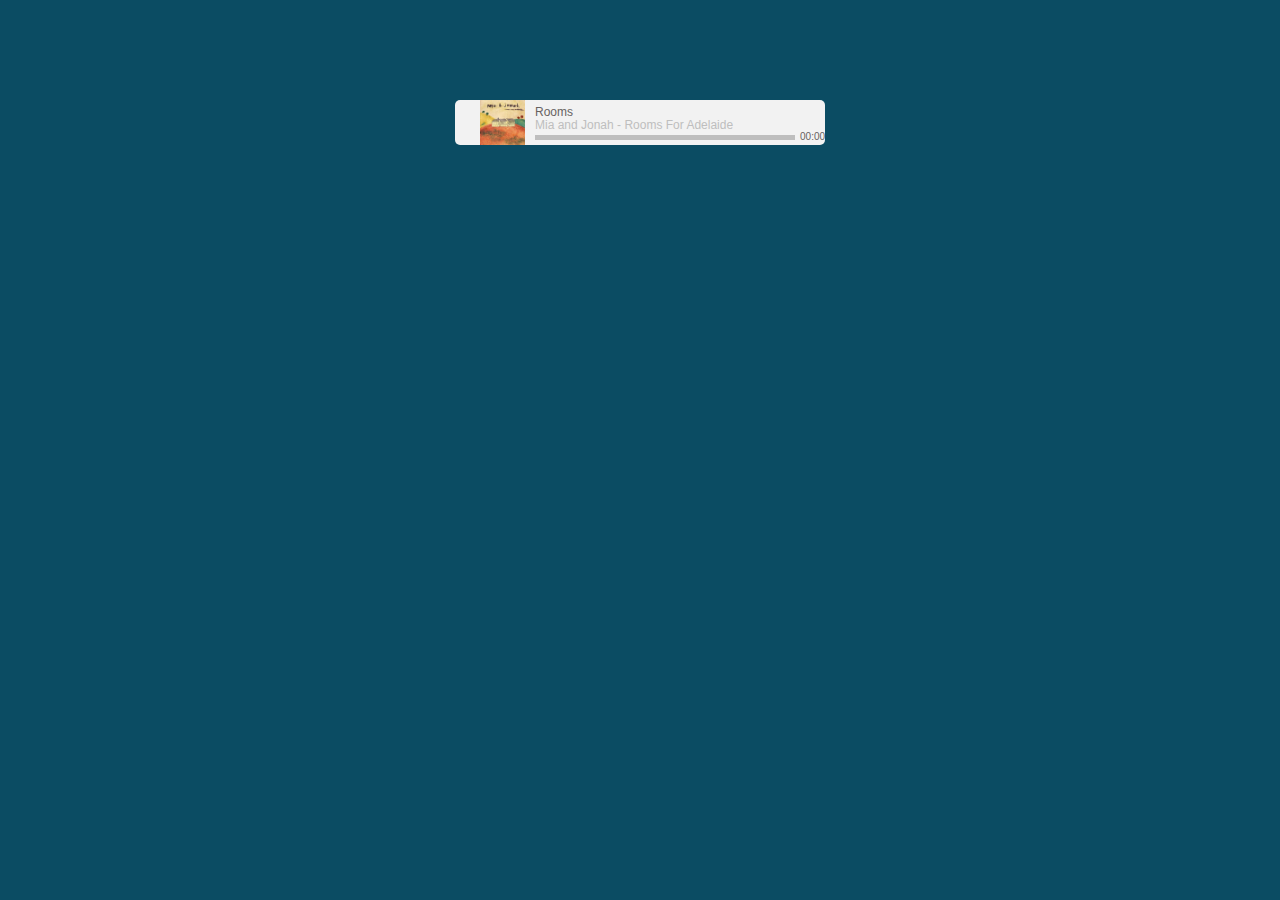
<file: amplitudejs-master/examples/single-song/index.html>
<!DOCTYPE html>
<html>
	<head>
		<title>Single Song Player with Amplitude.js</title>
		<script type="text/javascript" src="../../js/amplitude.js"></script>
		<!-- jQuery only used to help with animations and NON Amplitude elements -->
		<script type="text/javascript" src="js/jquery.min.js"></script>

		<link rel="stylesheet" type="text/css" href="css/styles.css"/>
	</head>
	<body>
		<!-- Begin Small Player -->
		<div id="small-player">
			<!-- Begin Small Player Left -->
			<div id="small-player-left">

			</div>
			<!-- End Small Player Left -->

			<!-- Begin Small Player Album Art -->
			<img id="small-player-album-art" amplitude-song-info="cover"/>
			<!-- End Small Player Album Art -->

			<!-- Begin Small Player Middle -->
			<div id="small-player-middle">
				<div id="small-player-middle-top">
					<!-- Begin Controls Container -->
					<div id="small-player-middle-controls">
						<div class="amplitude-play-pause amplitude-paused" amplitude-main-play-pause="true"></div>
					</div>
					<!-- End Controls Container -->

					<!-- Begin Meta Container -->
					<div id="small-player-middle-meta">
						<div id="now-playing-title" amplitude-song-info="name"></div>
						<div class="album-information"><span amplitude-song-info="artist"></span> - <span amplitude-song-info="album"></span></div>
					</div>
					<!-- End Meta Container -->
				</div>

				<div id="small-player-middle-bottom">
					<div class="amplitude-song-time-visualization" amplitude-single-song-time-visualization="true" id="song-time-visualization"></div>
				</div>
			</div>
			<!-- End Small Player Middle -->

			<!-- Begin Small Player Right -->
			<div id="small-player-right">
				<span id="current-time">
					<span class="amplitude-current-minutes" amplitude-single-current-minutes="true">0</span>:<span class="amplitude-current-seconds" amplitude-single-current-seconds="true">00</span>
				</span>
			</div>
			<!-- End Small Player Right -->
		</div>
		<!-- End Small Player -->
	</body>
	<script type="text/javascript">
		Amplitude.init({
			"songs": [
				{
					"name": "Rooms",
					"artist": "Mia and Jonah",
					"album": "Rooms For Adelaide",
					"url": "http://a656.phobos.apple.com/us/r30/Music/2d/d1/52/mzm.oymgnziu.aac.p.m4a",
					"live": false,
					"cover_art_url": "images/roomsforadelaide.jpg"
				}
			],
			"default_album_art": "images/no-cover.png"
		});

		/*
			jQuery Visual Helpers
		*/
		$('#small-player').hover(function(){
			$('#small-player-middle-controls').show();
			$('#small-player-middle-meta').hide();
		}, function(){
			$('#small-player-middle-controls').hide();
			$('#small-player-middle-meta').show();
		});
	</script>
</html>
</file>
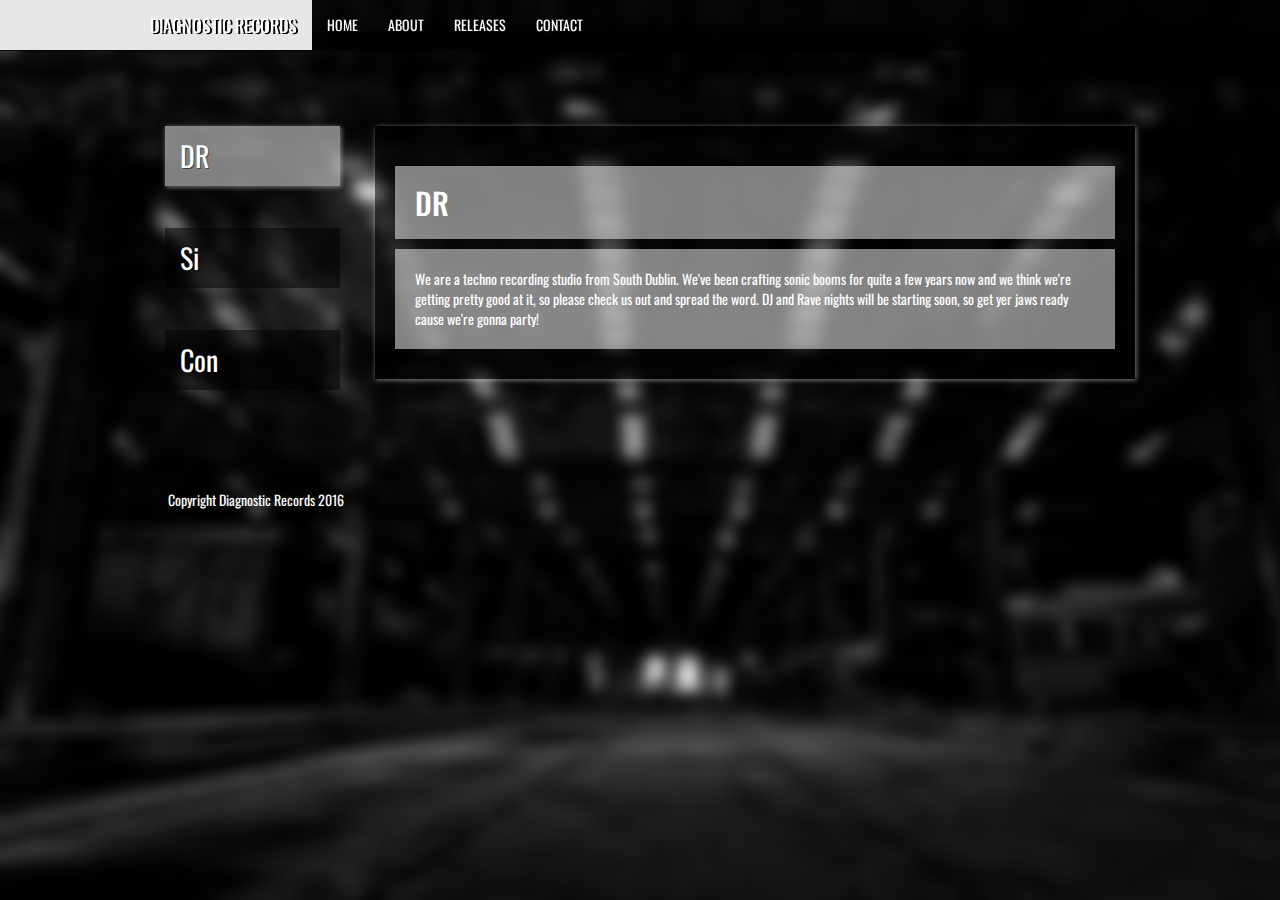
<file: about.html>
<!DOCTYPE html>
<html>
<head>
    <meta charset="utf-8">
    <meta name="viewport" content="width=device-width, initial-scale=1">
    <title>Diagnostic Records About</title>
    <link rel="stylesheet" type="text/css" href="bower_components/bootstrap/dist/css/bootstrap.min.css">
    <link rel="stylesheet" type="text/css" href="css/style.css">
    <link href="https://fonts.googleapis.com/css?family=Lato|Oswald" rel="stylesheet">
    <link href="https://fonts.googleapis.com/css?family=Lato" rel="stylesheet">
</head>
<body>
<!-- Navigation -->
    <nav class="navbar navbar navbar-fixed-top">
        <div class="navbar-header">
            <a class="navbar-brand" href="index.html">DIAGNOSTIC RECORDS</a>
                <button type="button" class="navbar-toggle collapsed"
                data-toggle="collapse" data-target="#myCollapsingList">
                        <span class="icon-bar"></span>
                        <span class="icon-bar"></span>
                        <span class="icon-bar"></span>
                    </button>
                </div>
        <ul class="nav navbar-nav collapse navbar-collapse" id="myCollapsingList">
            <li><a href="/index.html">HOME</a></li>
            <li><a href="/about.html">ABOUT</a></li>
            <li><a href="/releases/releases.html">RELEASES</a></li>
            <li><a href="/contact.html">CONTACT</a></li>
        </ul>
    </nav>

    <!-- custom-hr -->
    <div class="custom-hr top-padding"></div>
    <!-- Tab Box -->
    <!-- Vertical Tabs with Content Box -->
    <div class="container top-padding">
        <ul class="nav nav-pills nav-stacked col-md-2 col-md-offset-1">
            <li class="active"><a href="#tab_a" data-toggle="pill">DR</a><br></li>
            <li><br><a href="#tab_b" data-toggle="pill">Si</a><br></li>
            <li><br><a href="#tab_c" data-toggle="pill">Con</a><br></li>
        </ul>
    <div class="tab-content col-md-8">
        <div class="tab-pane active" id="tab_a">
            <h2>DR</h2>
            <p>We are a techno recording studio from South Dublin. We've been crafting sonic booms for
            quite a few years now and we think we're getting pretty good at it, so please check us out and spread
            the word. DJ and Rave nights will be starting soon, so get yer jaws ready cause we're gonna party!</p>
        </div>
        <div class="tab-pane" id="tab_b">
            <h2>Simon</h2>
            <p>Simon is 150 Million Years Young and if he was a superhero he'd have laser eyes and command
            an army of laser raptors. He'd also have a giant hammer that he'd use to lay the smackdown on
            puny mortals that didn't like his pumping war cries!</p>
        </div>
        <div class="tab-pane" id="tab_c">
            <h2>Con</h2>
            <p>Con has lived on forty-seven different planets and has brought back the best intergalactic beats
            from all over the universe to help him craft his transcendent waves that will elevate you to places
            previously unimaginable! Enter Con's dimensional portal with extreme caution: You will get lost somewhere out there in another dimension.</p>
        </div>
    </div><!-- tab content -->
    </div><!-- end of container -->

<!-- footer -->
    <footer class="custom-hr"> Copyright Diagnostic Records 2016</footer>
</body>
    <!--add bootstrap js after the body to help loading times-->
    <script src='/bower_components/jquery/dist/jquery.min.js'></script>
    <script src="/bower_components/bootstrap/dist/js/bootstrap.min.js"></script>
</html>
</file>
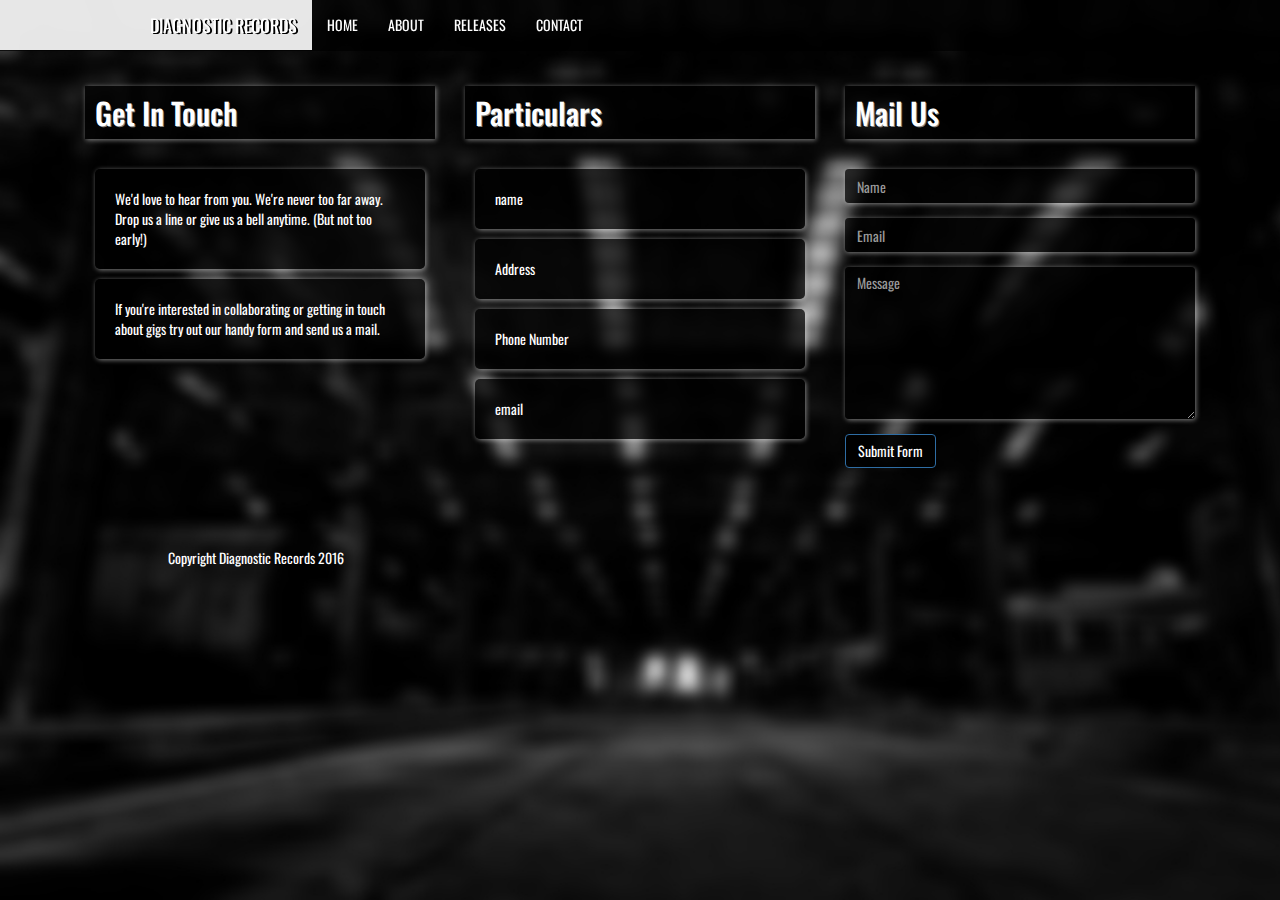
<file: contact.html>
<!DOCTYPE html>
<html>
<head>
    <meta charset="utf-8">
    <meta name="viewport" content="width=device-width, initial-scale=1">
    <title>Diagnostic Records Contact</title>
    <link rel="stylesheet" type="text/css" href="bower_components/bootstrap/dist/css/bootstrap.min.css">
    <link rel="stylesheet" type="text/css" href="css/style.css">
    <link href="https://fonts.googleapis.com/css?family=Lato|Oswald" rel="stylesheet">
    <link href="https://fonts.googleapis.com/css?family=Lato" rel="stylesheet">

</head>
<body>
<!-- Navigation -->
    <nav class="navbar navbar navbar-fixed-top">
        <div class="navbar-header">
            <a class="navbar-brand" href="index.html">DIAGNOSTIC RECORDS</a>
                <button type="button" class="navbar-toggle collapsed"
                data-toggle="collapse" data-target="#myCollapsingList">
                        <span class="icon-bar"></span>
                        <span class="icon-bar"></span>
                        <span class="icon-bar"></span>
                    </button>
                </div>
        <ul class="nav navbar-nav collapse navbar-collapse" id="myCollapsingList">
            <li><a href="/index.html">HOME</a></li>
            <li><a href="/about.html">ABOUT</a></li>
            <li><a href="/releases/releases.html">RELEASES</a></li>
            <li><a href="/contact.html">CONTACT</a></li>
        </ul>
    </nav>

    <!-- custom-hr -->
    <div class="custom-hr top-padding"></div>
    <!-- Contact Sections - Reach Us, General and Email Form -->
    <div class="container" id="contact-flex-box">
        <div class="col-xs-12 col-md-4 col-lg-4 contact-content-box" id="first-ccbox">
            <h2>Get In Touch</h2>
            <p>We'd love to hear from you. We're never too far away.
            Drop us a line or give us a bell anytime. (But not too early!)
            </p>
            <p>If you're interested in collaborating or getting in touch
            about gigs try out our handy form and send us a mail.</p>
        </div>
        <div class="col-sm-12 col-md-4 co4-lg-4 contact-content-box" id="second-ccbox">
            <h2>Particulars</h2>
            <p> name </p>
            <p> Address</p>
            <p> Phone Number</p>
            <p> email</p>
        </div>
        <div class="col-xs-12 col-md-4 col-lg-4 contact-content-box">
            <h2>Mail Us</h2>
            <div class="form-area">
                <form role="form">
                    <div class="form-group ">
                        <input type="text" class="form-control" id="name" name="name" placeholder="Name" required>
                    </div>
                    <div class="form-group">
                        <input type="email" class="form-control" id="name" name="email" placeholder="Email" required>
                    </div>
                    <div class="form-group">
                    <textarea class="form-control" type="textarea" id="message" placeholder="Message" maxlength="1000" rows="7"></textarea>
                    </div>
                    <button type="button" id="submit" name="submit" class="btn btn-primary pull-left">Submit Form</button>
                </form>
            </div><!-- end form area -->
        </div>

    </div><!-- end container -->
<!-- footer -->
    <footer class="custom-hr"> Copyright Diagnostic Records 2016</footer>

</body>
    <!--add bootstrap js after the body to help loading times-->
    <script src='/bower_components/jquery/dist/jquery.min.js'></script>
    <script src="/bower_components/bootstrap/dist/js/bootstrap.min.js"></script>
</html>
</file>
<file: css/style.css>
/* body */
body{
    background-image: url(../images/factorybg1.jpg);
    background-repeat: no-repeat;
    background-size: cover;
    background-attachment: fixed;
    font-family: 'Oswald', sans-serif;
    color: #fff;
}
.top-padding{
    margin-top: 60px;
}
.grid-box{
    border: 1px solid rgba(83,45,80,0.7);
}


.image-header{
    width: 100%;
}

/* navbar */
.navbar-nav>li>a, .navbar-brand{
    color: #fff;
    font-family: 'Oswald', sans-serif;
    transition: all 0.8s linear 0s;
}
.navbar-nav>li>a:hover{
    background-color: rgba(255,255,255,0.9);
    color: #000;
}
.navbar-brand{
    padding-left: 150px;
    color: #fff;
    transition: background 1.3s ease-in 0s;
}
.navbar-brand:hover{
    background-color: rgba(255,255,255,0.9);
    color: #fff;
    text-shadow: 2px 1px #000;
}
.navbar-fixed-top{
    background-color: rgba(0,0,0,0.7);
}
.navbar-toggle{
    border-radius: 0px;
    background-image: url(/images/menu-symbol.png);
    background-repeat: no-repeat;
}

/* home page jumbotron */
.transparent-jumbo{
    background-color: transparent;
    color: #fff;
}
#home-logo, #text-box-image{
    width: 100%;
    position: relative;
}
#moreinfo{
    position: absolute;
    bottom: 40px;
    left: 30px;
    background-color: transparent;

}
#moreinfo a{
    color: #fff;
}
.btn{
    background-color: rgba(0,0,0,0.9);
}
#listenbtn, #listenbtn a{
    background-color: transparent;
    color: #000;
}
#listenbtn{
    position: absolute;
    bottom: 40px;
    right: 30px;
}

/* home page articles */
.article-box{
    color: #fff;
    padding: 10px;
}
.article-box p, .article-box h2{
    text-shadow: 1px 1px rgba(255,255,255,0.5);
    padding: 20px;
    background-color: rgba(0,0,0,0.7);
    box-shadow: 1px 1px 5px rgba(255,255,255,0.5);
    margin-bottom: 30px;
}
.article-box p{
    margin: 10px;
}
.thumb-art{
    width: 150px;
    height: 150px;
    float: left;
    padding: 20px;
}

/* animation effects */
.blur{
    opacity: 0.5;
}
.visibility{
    visibility: hidden;
}
.bottom-border{
    border-bottom: 5px solid rgba(83,45,80,0.7);
}
.white-backg{
    background-color: #fff;
}

/* contact page flex box */
#contact-flex-box{
    flex-direction: row;

}
.contact-content-box h2{
    text-shadow: 1px 1px rgba(255,255,255,0.5);
    padding: 10px;
    background-color: rgba(0,0,0,0.7);
    box-shadow: 1px 1px 5px rgba(255,255,255,0.5);
    margin-bottom: 30px;
}
.contact-content-box p{
    padding: 20px;
    margin: 10px;
    border-radius: 5px;
    background-color: rgba(0,0,0,0.7);
    box-shadow: 1px 1px 5px rgba(255,255,255,0.5);
}

.contact-content-box{

}
.custom-hr{
    height: 6px;
    background: url(http://ibrahimjabbari.com/english/images/hr-11.png) repeat-x 0 0;
    border: 0;
    width:80%;
    margin-left: auto;
    margin-right: auto;
}
.form-control{
    background-color: rgba(0,0,0,0.7);
    border: none;
    box-shadow: 1px 1px 5px rgba(255,255,255,0.5);
}

/* About tabbed content */
.tab-content{
    margin-left: 20px;
    background-color: rgba(0,0,0,0.5);
    padding: 20px;
    box-shadow: 1px 1px 5px rgba(255,255,255,0.5);
}
.tab-content p, .tab-content h2{
    padding: 20px;
    background-color: rgba(255,255,255,0.5);
}
.nav-pills>li>a{
    background-color: rgba(0,0,0,0.5);
    color:#fff;
    font-size: 2em;
    text-shadow: 1px 1px rgba(0,0,0,0.5);
    border-radius: 0px;
    margin-bottom: 0px;
}
.nav-pills li a:hover{
    background-color: rgba(255,255,255,0.4);
    color: #000;
}

.nav-pills>li.active>a, .nav-pills>li.active>a:focus, .nav-pills>li.active>a:hover {
    color: #fff;
    background-color: rgba(255,255,255,0.5);
    box-shadow: 1px 1px 5px rgba(255,255,255,0.5);
}

/* music player */











#musicplayer{

}
audio{
    background-color: rgba(0,0,0,0.9);
    color: blue;
}

/* footer */
footer{
    margin-top: 40px;
    padding: 40px;
}

/* audio player */

#hopeplayer{
    width: 60%;
    margin: auto;
}






.audiojs{
    margin: auto;
    margin-top: 20px;
    background: rgba(0,0,0,0.7);
}
#audiojs_wrapper0{
    margin: auto;
    margin-top: 20px;
    background-image: none;
}
.song-player{
    margin: auto;
    padding-top: 20px;
}
.playlist-area{
    margin: auto;
    width: 60%;
    padding-left: 20%;
}










/* example */


#audio-image{
    position:relative;
    overflow:hidden;
    height:200px;
    margin-bottom:15px;
}

#audio-info{
    text-align:center;
}

#audio-info .artist{
    font-weight:bold;
}

.cover{
    width:100%;
    z-index:1;
}

input#volume {
    width:95%;
    margin-left:2%;
    -webkit-appearance: none !important;
    background:#ccc;
    height:1px;
    margin-bottom:20px;
}
input#volume::-webkit-slider-thumb {
    -webkit-appearance: none !important;
    background-image:url(../images/playerimages/knob.png) no-repeat;
    height:12px;
    width:12px;
}

#buttons{
    width:90%;
    display: block;
    margin: 15px auto;
    margin-left:23px;
    overflow:auto;
}


button #play{
    width:70px;
    height:70px;
    background-image: url(../play.png) no-repeat;float:left;
}

button#pause{
    width:70px;
    height:70px;
    background:url(../images/player-img/pause.png) no-repeat;float:left;
}

button#stop{
    width:70px;
    height:70px;
    background:url(../images/stop.png) no-repeat;float:left;
}

button#prev{
    width:70px;
    height:70px;
    background:url(../images/prev.png) no-repeat;
    float:left;
    margin-top:15px;
}

button#next{
    width:70px;
    height:70px;
    background:url(../images/next.png) no-repeat;
    float:right;
    margin-top:15px;
}

#playlist {
    list-style-type: none;
    padding:10px;
}

#playlist li {
    cursor: pointer;
    margin:5px;
}

#tracker{
    position:relative;
    width:100%;
}

#playlist li.active {
    font-weight: bold;
    padding:3px;
    background:#666;
}

#progressBar {
   width:80%;
   margin-left:2%;
   margin-bottom:20px;
   margin-top:9px;
   height:10px;
   background:url(../images/progress_bg.png) no-repeat;
   float:left;
}

#progress {
   background:url(../images/progress.png) no-repeat;
   height:10px;
   display:inline-block;
}

#duration{
    position:absolute;
    top:0;
    right:10px;
    padding:4px 8px;
    background:#000;
    border-radius:5px;
}
</file>
<file: amplitudejs-master/examples/full-player/css/styles.css>
/* http://meyerweb.com/eric/tools/css/reset/
   v2.0 | 20110126
   License: none (public domain)
*/

html, body, div, span, applet, object, iframe,
h1, h2, h3, h4, h5, h6, p, blockquote, pre,
a, abbr, acronym, address, big, cite, code,
del, dfn, em, img, ins, kbd, q, s, samp,
small, strike, strong, sub, sup, tt, var,
b, u, i, center,
dl, dt, dd, ol, ul, li,
fieldset, form, label, legend,
table, caption, tbody, tfoot, thead, tr, th, td,
article, aside, canvas, details, embed,
figure, figcaption, footer, header, hgroup,
menu, nav, output, ruby, section, summary,
time, mark, audio, video {
    margin: 0;
    padding: 0;
    border: 0;
    font-size: 100%;
    font: inherit;
    vertical-align: baseline;
}
/* HTML5 display-role reset for older browsers */
article, aside, details, figcaption, figure,
footer, header, hgroup, menu, nav, section {
    display: block;
}
body {
    line-height: 1;
}
ol, ul {
    list-style: none;
}
blockquote, q {
    quotes: none;
}
blockquote:before, blockquote:after,
q:before, q:after {
    content: '';
    content: none;
}
table {
    border-collapse: collapse;
    border-spacing: 0;
}

/*
    Body
*/
body{
    background-color: #0B4C63;
    padding-top: 100px;
}
/*
    State hidden
*/
div.hidden-on-collapse{
    display: none;
}

/*
    Top Header
*/
div#top-header{
    background-color: #f2f2f2;
    border-top-left-radius: 5px;
    border-top-right-radius: 5px;
    width: 370px;
    height: 40px;
    margin: auto;
    text-align: center;
    line-height: 20px;
    padding-top: 10px;
    position: relative;
    margin-bottom: -50px;
}

/*
    Large album container
*/
div#top-large-album{
    width: 370px;
    height: 370px;
    margin: auto;
    z-index: 0;
}

/*
    Large Album Art
*/
img#large-album-art{
    width: 370px;
    height: 370px;
    border-radius: 5px;
}

/*
    Small Player
*/
div#small-player{
    width: 370px;
    height: 45px;
    background-color: #f2f2f2;
    border-radius: 5px;
    margin: auto;
    z-index: 99999;
    position: relative;
}

/*
   Small Player Left
*/
div#small-player-left{
    height: 45px;
    width: 25px;
    float: left;
}

/*
    Expand and Contract Album Art
*/
div.small-player-toggle-expand{
    background-image: url('../images/iTunes-Expand.svg');
    background-repeat: no-repeat;
    background-size: 100%;
    cursor: pointer;
    width: 12px;
    height: 12px;
    margin-left: 6px;
    margin-top: 27px;
}

div.small-player-toggle-contract{
    background-image: url('../images/iTunes-Contract.svg');
    background-repeat: no-repeat;
    background-size: 100%;
    cursor: pointer;
    width: 12px;
    height: 12px;
    margin-left: 6px;
    position: absolute;
    bottom: 6px;
}

/*
    Small Player Album Art
*/
img#small-player-album-art{
    width: 45px;
    height: 45px;
    float: left;
}

/*
    Small Player Middle
*/
div#small-player-middle{
    margin-left: 10px;
    margin-top: 5px;
    margin-right: 5px;
    margin-bottom: 5px;
    width: 260px;
    height: 30px;
    float: left;
    cursor: pointer;
}
div#small-player-middle-top{
    width: 260px;
    float: left;
    height: 30px;
}
div#small-player-middle-bottom{
    width: 260px;
    float: left;
}

/*
    Small Player Middle Meta
*/
div#small-player-middle-controls{
    display: none;
    width: 72px;
    margin: auto;
}
/*
    Small Player Right
*/
div#small-player-right{
    width: 25px;
    float: left;
}

/*
    Playlist Icon
*/
div#toggle-playlist{
    background-image: url('../images/black-playlist.png');
    background-repeat: no-repeat;
    background-size: 100%;
    width: 20px;
    height: 15px;
    margin-top: 13px;
    cursor: pointer;
}
div#toggle-playlist-full{
    background-image: url('../images/black-playlist.png');
    background-repeat: no-repeat;
    background-size: 100%;
    width: 20px;
    height: 15px;
    cursor: pointer;
    position: absolute;
    right: 10px;
    top: 12px;
}

/*
    Small Player Full Bottom
*/
div#small-player-full-bottom{
    padding-top: 5px;
    margin-top: -45px;
}

/*
    Small Player Full Bottom Controls
*/
div#small-player-full-bottom-controls{
    width: 72px;
    margin: auto;
}

/*
    Small Player Full Bottom Info
*/
div#small-player-full-bottom-info{
    margin: auto;
    margin-top: -7px;
    width: 350px;
    clear: both;
}
div#small-player-full-bottom-info span.current-time{
    display: block;
    float: left;
    margin-top: -3px;
    margin-right: 3px;
}
div#small-player-full-bottom-info span.time-duration{
    display: block;
    float: left;
    margin-top: -3px;
    margin-left: 3px;
}
/*
    Previous
*/
div#middle-top-previous{
    height: 20px;
    width: 23px;
    cursor: pointer;
    background-image: url('../images/black-prev.png');
    background-repeat: no-repeat;
    background-size: 100%;
    float: left;
    margin-top: 8px;
    margin-right: 3px;
}
div#middle-bottom-previous{
    height: 20px;
    width: 23px;
    cursor: pointer;
    background-image: url('../images/black-prev.png');
    background-repeat: no-repeat;
    background-size: 100%;
    float: left;
    margin-top: 8px;
    margin-right: 3px;
}
/*
    Play Pause
*/
div#middle-top-play-pause.amplitude-play-pause{
    height: 23px;
    width: 20px;
    cursor: pointer;
    margin-top: 5px;
    float: left;
}
div#middle-top-play-pause.amplitude-paused{
    background-image: url('../images/black-play.png');
    background-repeat: no-repeat;
    background-size: 100%;
}
div#middle-top-play-pause.amplitude-playing{
    background-image: url('../images/black-pause.png');
    background-repeat: no-repeat;
    background-size: 100%;
}

div#small-player-bottom-play-pause.amplitude-play-pause{
    margin: auto;
    height: 23px;
    width: 20px;
    cursor: pointer;
    margin-top: 5px;
    float: left;
}
div#small-player-bottom-play-pause.amplitude-paused{
    background-image: url('../images/black-play.png');
    background-repeat: no-repeat;
    background-size: 100%;
}
div#small-player-bottom-play-pause.amplitude-playing{
    background-image: url('../images/black-pause.png');
    background-repeat: no-repeat;
    background-size: 100%;
}

/*
    Next
*/
div#middle-top-next{
    height: 20px;
    width: 23px;
    cursor: pointer;
    background-image: url('../images/black-next.png');
    background-repeat: no-repeat;
    background-size: 100%;
    float: left;
    margin-top: 8px;
    margin-left: 3px;
}
div#middle-bottom-next{
    height: 20px;
    width: 23px;
    cursor: pointer;
    background-image: url('../images/black-next.png');
    background-repeat: no-repeat;
    background-size: 100%;
    float: left;
    margin-top: 8px;
    margin-left: 3px;
}
/*
    Song Time Visualization
*/
div#song-time-visualization{
    width: 260px;
    height: 5px;
    background-color: #bebebe;
}
div#song-time-visualization div.amplitude-song-time-visualization-status{
    background-color: #676261;
    height: 5px;
}

div#song-time-visualization-large{
    width: 304px;
    height: 5px;
    background-color: #bebebe;
    display: inline-block;
    vertical-align: middle;
    float: left;
}
div#song-time-visualization-large div.amplitude-song-time-visualization-status{
    background-color: #676261;
    height: 5px;
}

/*
    Now Playing Information
*/
div.now-playing-title{
    font-family: "HelveticaNeue-Light", "Helvetica Neue Light", "Helvetica Neue", Helvetica, Arial, "Lucida Grande", sans-serif;
    font-weight: 300;
    font-size: 12px;
    color: #676261;
    line-height: 14px;
}
div.album-information{
    font-family: "HelveticaNeue-Light", "Helvetica Neue Light", "Helvetica Neue", Helvetica, Arial, "Lucida Grande", sans-serif;
    font-weight: 300;
    font-size: 12px;
    color: #bebebe;
}
/*
    Current song time
*/
span.current-time{
    font-family: "HelveticaNeue-Light", "Helvetica Neue Light", "Helvetica Neue", Helvetica, Arial, "Lucida Grande", sans-serif;
    font-weight: 300;
    font-size: 10px;
    color: #676261;
}

/*
   Duration
*/
span.time-duration{
    font-family: "HelveticaNeue-Light", "Helvetica Neue Light", "Helvetica Neue", Helvetica, Arial, "Lucida Grande", sans-serif;
    font-weight: 300;
    font-size: 10px;
    color: #676261;
}

/*
    Playlist
*/
div#small-player-playlist{
    width: 370px;
    height: 40px;
    margin: auto;
    border-bottom-left-radius: 5px;
    border-bottom-right-radius: 5px;
    background-color: #f4f4f4;
    padding-top: 15px;
    height: 200px;
    overflow-y: scroll;
    display: none;
}
div.information{
    padding: 0px 20px;
    font-family: "HelveticaNeue-Light", "Helvetica Neue Light", "Helvetica Neue", Helvetica, Arial, "Lucida Grande", sans-serif;
    font-weight: 300;
    font-size: 20px;
    color: #676261;
}
/*
    Playlist Items
*/
div.playlist-item{
    padding: 5px 20px;
    cursor: pointer;
    clear: both;
}
div.playlist-item.amplitude-active-song-container{
    background-color: #eee;
}
div.playlist-item img.album-art{
    width: 45px;
    height: 45px;
    float: left;
}
div.playlist-meta{
    float: left;
    padding-left: 10px;
    padding-top: 8px;
}
</file>
<file: amplitudejs-master/examples/playlist-album-art/css/styles.css>
/* http://meyerweb.com/eric/tools/css/reset/ 
   v2.0 | 20110126
   License: none (public domain)
*/

html, body, div, span, applet, object, iframe,
h1, h2, h3, h4, h5, h6, p, blockquote, pre,
a, abbr, acronym, address, big, cite, code,
del, dfn, em, img, ins, kbd, q, s, samp,
small, strike, strong, sub, sup, tt, var,
b, u, i, center,
dl, dt, dd, ol, ul, li,
fieldset, form, label, legend,
table, caption, tbody, tfoot, thead, tr, th, td,
article, aside, canvas, details, embed, 
figure, figcaption, footer, header, hgroup, 
menu, nav, output, ruby, section, summary,
time, mark, audio, video {
    margin: 0;
    padding: 0;
    border: 0;
    font-size: 100%;
    font: inherit;
    vertical-align: baseline;
}
/* HTML5 display-role reset for older browsers */
article, aside, details, figcaption, figure, 
footer, header, hgroup, menu, nav, section {
    display: block;
}
body {
    line-height: 1;
}
ol, ul {
    list-style: none;
}
blockquote, q {
    quotes: none;
}
blockquote:before, blockquote:after,
q:before, q:after {
    content: '';
    content: none;
}
table {
    border-collapse: collapse;
    border-spacing: 0;
}

/*
	Body
*/
body{
	background-color: #0B4C63;
    padding-top: 100px;
}
/*
    State hidden
*/
div.hidden-on-collapse{
    display: none;
}

/*
    Top Header
*/
div#top-header{
    background-color: #f2f2f2;
    border-top-left-radius: 5px;
    border-top-right-radius: 5px;
    width: 370px;
    height: 40px;
    margin: auto;
    text-align: center;
    line-height: 20px;
    padding-top: 10px;
    position: relative;
    margin-bottom: -50px;
}

/*
    Large album container
*/
div#top-large-album{
    width: 370px;
    height: 370px;
    margin: auto;
    z-index: 0;
}

/*
    Large Album Art
*/
img#large-album-art{
    width: 370px;
    height: 370px;
    border-radius: 5px;
}

/*
	Small Player
*/
div#small-player{
	width: 370px;
	height: 45px;
	background-color: #f2f2f2;
	border-radius: 5px;
    margin: auto;
    z-index: 99999;
    position: relative;
}

/*
   Small Player Left
*/
div#small-player-left{
    height: 45px;
    width: 25px;
    float: left;
}

/*
    Expand and Contract Album Art
*/
div.small-player-toggle-expand{
    background-image: url('../images/iTunes-Expand.svg');
    background-repeat: no-repeat;
    background-size: 100%;
    cursor: pointer;
    width: 12px;
    height: 12px;
    margin-left: 6px;
    margin-top: 27px;
}

div.small-player-toggle-contract{
    background-image: url('../images/iTunes-Contract.svg');
    background-repeat: no-repeat;
    background-size: 100%;
    cursor: pointer;
    width: 12px;
    height: 12px;
    margin-left: 6px;
    position: absolute;
    bottom: 6px;
}

/*
    Small Player Album Art
*/
img#small-player-album-art{
    width: 45px;
    height: 45px;
    float: left;
}

/*
    Small Player Middle
*/
div#small-player-middle{
    margin-left: 10px;
    margin-top: 5px;
    margin-right: 5px;
    margin-bottom: 5px;
    width: 260px;
    height: 30px;
    float: left;
    cursor: pointer;
}
div#small-player-middle-top{
    width: 260px;
    float: left;
    height: 30px;
}
div#small-player-middle-bottom{
    width: 260px;
    float: left;
}

/*
    Small Player Middle Meta
*/
div#small-player-middle-controls{
    display: none;
    width: 72px;
    margin: auto;
}
/*
    Small Player Right
*/
div#small-player-right{
    width: 25px;
    float: left;
}

/*
    Playlist Icon
*/
div#toggle-playlist{
    background-image: url('../images/black-playlist.png');
    background-repeat: no-repeat;
    background-size: 100%;
    width: 20px;
    height: 15px;
    margin-top: 13px;
    cursor: pointer;
}
div#toggle-playlist-full{
    background-image: url('../images/black-playlist.png');
    background-repeat: no-repeat;
    background-size: 100%;
    width: 20px;
    height: 15px;
    cursor: pointer;
    position: absolute;
    right: 10px;
    top: 12px;
}

/*
    Small Player Full Bottom
*/
div#small-player-full-bottom{
    padding-top: 5px;
    margin-top: -45px;
}

/*
    Small Player Full Bottom Controls
*/
div#small-player-full-bottom-controls{
    width: 72px;
    margin: auto;
}

/*
    Small Player Full Bottom Info
*/
div#small-player-full-bottom-info{
    margin: auto;
    margin-top: -7px;
    width: 350px;
    clear: both;
}
div#small-player-full-bottom-info span.current-time{
    display: block;
    float: left;
    margin-top: -3px;
    margin-right: 3px;
}
div#small-player-full-bottom-info span.time-duration{
    display: block;
    float: left;
    margin-top: -3px;
    margin-left: 3px;
}
/*
    Previous
*/
div#middle-top-previous{
    height: 20px;
    width: 23px;
    cursor: pointer;
    background-image: url('../images/black-prev.png');
    background-repeat: no-repeat;
    background-size: 100%;
    float: left;
    margin-top: 8px;
    margin-right: 3px;
}
div#middle-bottom-previous{
    height: 20px;
    width: 23px;
    cursor: pointer;
    background-image: url('../images/black-prev.png');
    background-repeat: no-repeat;
    background-size: 100%;
    float: left;
    margin-top: 8px;
    margin-right: 3px;
}
/*
    Play Pause
*/
div#middle-top-play-pause.amplitude-play-pause{
    height: 23px;
    width: 20px;
    cursor: pointer;
    margin-top: 5px;
    float: left;
}
div#middle-top-play-pause.amplitude-paused{
    background-image: url('../images/black-play.png');
    background-repeat: no-repeat;
    background-size: 100%;
}
div#middle-top-play-pause.amplitude-playing{
    background-image: url('../images/black-pause.png');
    background-repeat: no-repeat;
    background-size: 100%;
}

div#small-player-bottom-play-pause.amplitude-play-pause{
    margin: auto;
    height: 23px;
    width: 20px;
    cursor: pointer;
    margin-top: 5px;
    float: left;
}
div#small-player-bottom-play-pause.amplitude-paused{
    background-image: url('../images/black-play.png');
    background-repeat: no-repeat;
    background-size: 100%;
}
div#small-player-bottom-play-pause.amplitude-playing{
    background-image: url('../images/black-pause.png');
    background-repeat: no-repeat;
    background-size: 100%;
}

/*
    Next
*/
div#middle-top-next{
    height: 20px;
    width: 23px;
    cursor: pointer;
    background-image: url('../images/black-next.png');
    background-repeat: no-repeat;
    background-size: 100%;
    float: left;
    margin-top: 8px;
    margin-left: 3px;
}
div#middle-bottom-next{
    height: 20px;
    width: 23px;
    cursor: pointer;
    background-image: url('../images/black-next.png');
    background-repeat: no-repeat;
    background-size: 100%;
    float: left;
    margin-top: 8px;
    margin-left: 3px;
}
/*
    Song Time Visualization
*/
div#song-time-visualization{
    width: 260px;
    height: 5px;
    background-color: #bebebe;
}
div#song-time-visualization div.amplitude-song-time-visualization-status{
    background-color: #676261;
    height: 5px;
}

div#song-time-visualization-large{
    width: 304px;
    height: 5px;
    background-color: #bebebe;
    display: inline-block;
    vertical-align: middle;
    float: left;
}
div#song-time-visualization-large div.amplitude-song-time-visualization-status{
    background-color: #676261;
    height: 5px;
}

/*
    Now Playing Information
*/
div.now-playing-title{
    font-family: "HelveticaNeue-Light", "Helvetica Neue Light", "Helvetica Neue", Helvetica, Arial, "Lucida Grande", sans-serif; 
    font-weight: 300;
    font-size: 12px;
    color: #676261;
    line-height: 14px;
}
div.album-information{
    font-family: "HelveticaNeue-Light", "Helvetica Neue Light", "Helvetica Neue", Helvetica, Arial, "Lucida Grande", sans-serif; 
    font-weight: 300;
    font-size: 12px;
    color: #bebebe;
}
/*
    Current song time
*/
span.current-time{
    font-family: "HelveticaNeue-Light", "Helvetica Neue Light", "Helvetica Neue", Helvetica, Arial, "Lucida Grande", sans-serif; 
    font-weight: 300;
    font-size: 10px;
    color: #676261;
}

/*
   Duration
*/
span.time-duration{
    font-family: "HelveticaNeue-Light", "Helvetica Neue Light", "Helvetica Neue", Helvetica, Arial, "Lucida Grande", sans-serif; 
    font-weight: 300;
    font-size: 10px;
    color: #676261;
}

/*
    Playlist
*/
div#small-player-playlist{
    width: 370px;
    height: 40px;
    margin: auto;
    border-bottom-left-radius: 5px;
    border-bottom-right-radius: 5px;
    background-color: #f4f4f4;
    padding-top: 15px;
    height: 200px;
    overflow-y: scroll;
    display: none;
}
div.information{
    padding: 0px 20px;
    font-family: "HelveticaNeue-Light", "Helvetica Neue Light", "Helvetica Neue", Helvetica, Arial, "Lucida Grande", sans-serif; 
    font-weight: 300;
    font-size: 20px;
    color: #676261;
}
/*
    Playlist Items
*/
div.playlist-item{
    padding: 5px 20px;
    cursor: pointer;
    clear: both;
}
div.playlist-item.amplitude-active-song-container{
    background-color: #eee;
}
div.playlist-item img.album-art{
    width: 45px;
    height: 45px;
    float: left;
}
div.playlist-meta{
    float: left;
    padding-left: 10px;
    padding-top: 8px;
}
</file>
<file: amplitudejs-master/examples/playlist-soundcloud/css/styles.css>
/* http://meyerweb.com/eric/tools/css/reset/ 
   v2.0 | 20110126
   License: none (public domain)
*/

html, body, div, span, applet, object, iframe,
h1, h2, h3, h4, h5, h6, p, blockquote, pre,
a, abbr, acronym, address, big, cite, code,
del, dfn, em, img, ins, kbd, q, s, samp,
small, strike, strong, sub, sup, tt, var,
b, u, i, center,
dl, dt, dd, ol, ul, li,
fieldset, form, label, legend,
table, caption, tbody, tfoot, thead, tr, th, td,
article, aside, canvas, details, embed, 
figure, figcaption, footer, header, hgroup, 
menu, nav, output, ruby, section, summary,
time, mark, audio, video {
    margin: 0;
    padding: 0;
    border: 0;
    font-size: 100%;
    font: inherit;
    vertical-align: baseline;
}
/* HTML5 display-role reset for older browsers */
article, aside, details, figcaption, figure, 
footer, header, hgroup, menu, nav, section {
    display: block;
}
body {
    line-height: 1;
}
ol, ul {
    list-style: none;
}
blockquote, q {
    quotes: none;
}
blockquote:before, blockquote:after,
q:before, q:after {
    content: '';
    content: none;
}
table {
    border-collapse: collapse;
    border-spacing: 0;
}

/*
	Body
*/
body{
	background-color: #0B4C63;
    padding-top: 100px;
}
/*
    State hidden
*/
div.hidden-on-collapse{
    display: none;
}

/*
    Top Header
*/
div#top-header{
    background-color: #f2f2f2;
    border-top-left-radius: 5px;
    border-top-right-radius: 5px;
    width: 370px;
    height: 40px;
    margin: auto;
    text-align: center;
    line-height: 20px;
    padding-top: 10px;
    position: relative;
    margin-bottom: -50px;
}

/*
    Large album container
*/
div#top-large-album{
    width: 370px;
    height: 370px;
    margin: auto;
    z-index: 0;
}

/*
    Large Album Art
*/
img#large-album-art{
    width: 370px;
    height: 370px;
    border-radius: 5px;
}

/*
	Small Player
*/
div#small-player{
	width: 370px;
	height: 45px;
	background-color: #f2f2f2;
	border-radius: 5px;
    margin: auto;
    z-index: 99999;
    position: relative;
}

/*
   Small Player Left
*/
div#small-player-left{
    height: 45px;
    width: 25px;
    float: left;
}

/*
    Expand and Contract Album Art
*/
div.small-player-toggle-expand{
    background-image: url('../images/iTunes-Expand.svg');
    background-repeat: no-repeat;
    background-size: 100%;
    cursor: pointer;
    width: 12px;
    height: 12px;
    margin-left: 6px;
    margin-top: 27px;
}

div.small-player-toggle-contract{
    background-image: url('../images/iTunes-Contract.svg');
    background-repeat: no-repeat;
    background-size: 100%;
    cursor: pointer;
    width: 12px;
    height: 12px;
    margin-left: 6px;
    position: absolute;
    bottom: 6px;
}

/*
    Small Player Album Art
*/
img#small-player-album-art{
    width: 45px;
    height: 45px;
    float: left;
}

/*
    Small Player Middle
*/
div#small-player-middle{
    margin-left: 10px;
    margin-top: 5px;
    margin-right: 5px;
    margin-bottom: 5px;
    width: 260px;
    height: 30px;
    float: left;
    cursor: pointer;
}
div#small-player-middle-top{
    width: 260px;
    float: left;
    height: 30px;
}
div#small-player-middle-bottom{
    width: 260px;
    float: left;
}

/*
    Small Player Middle Meta
*/
div#small-player-middle-controls{
    display: none;
    width: 72px;
    margin: auto;
}
/*
    Small Player Right
*/
div#small-player-right{
    width: 25px;
    float: left;
}

/*
    Playlist Icon
*/
div#toggle-playlist{
    background-image: url('../images/black-playlist.png');
    background-repeat: no-repeat;
    background-size: 100%;
    width: 20px;
    height: 15px;
    margin-top: 13px;
    cursor: pointer;
}
div#toggle-playlist-full{
    background-image: url('../images/black-playlist.png');
    background-repeat: no-repeat;
    background-size: 100%;
    width: 20px;
    height: 15px;
    cursor: pointer;
    position: absolute;
    right: 10px;
    top: 12px;
}

/*
    Small Player Full Bottom
*/
div#small-player-full-bottom{
    padding-top: 5px;
    margin-top: -45px;
}

/*
    Small Player Full Bottom Controls
*/
div#small-player-full-bottom-controls{
    width: 72px;
    margin: auto;
}

/*
    Small Player Full Bottom Info
*/
div#small-player-full-bottom-info{
    margin: auto;
    margin-top: -7px;
    width: 350px;
    clear: both;
}
div#small-player-full-bottom-info span.current-time{
    display: block;
    float: left;
    margin-top: -3px;
    margin-right: 3px;
}
div#small-player-full-bottom-info span.time-duration{
    display: block;
    float: left;
    margin-top: -3px;
    margin-left: 3px;
}
/*
    Previous
*/
div#middle-top-previous{
    height: 20px;
    width: 23px;
    cursor: pointer;
    background-image: url('../images/black-prev.png');
    background-repeat: no-repeat;
    background-size: 100%;
    float: left;
    margin-top: 8px;
    margin-right: 3px;
}
div#middle-bottom-previous{
    height: 20px;
    width: 23px;
    cursor: pointer;
    background-image: url('../images/black-prev.png');
    background-repeat: no-repeat;
    background-size: 100%;
    float: left;
    margin-top: 8px;
    margin-right: 3px;
}
/*
    Play Pause
*/
div#middle-top-play-pause.amplitude-play-pause{
    height: 23px;
    width: 20px;
    cursor: pointer;
    margin-top: 5px;
    float: left;
}
div#middle-top-play-pause.amplitude-paused{
    background-image: url('../images/black-play.png');
    background-repeat: no-repeat;
    background-size: 100%;
}
div#middle-top-play-pause.amplitude-playing{
    background-image: url('../images/black-pause.png');
    background-repeat: no-repeat;
    background-size: 100%;
}

div#small-player-bottom-play-pause.amplitude-play-pause{
    margin: auto;
    height: 23px;
    width: 20px;
    cursor: pointer;
    margin-top: 5px;
    float: left;
}
div#small-player-bottom-play-pause.amplitude-paused{
    background-image: url('../images/black-play.png');
    background-repeat: no-repeat;
    background-size: 100%;
}
div#small-player-bottom-play-pause.amplitude-playing{
    background-image: url('../images/black-pause.png');
    background-repeat: no-repeat;
    background-size: 100%;
}

/*
    Next
*/
div#middle-top-next{
    height: 20px;
    width: 23px;
    cursor: pointer;
    background-image: url('../images/black-next.png');
    background-repeat: no-repeat;
    background-size: 100%;
    float: left;
    margin-top: 8px;
    margin-left: 3px;
}
div#middle-bottom-next{
    height: 20px;
    width: 23px;
    cursor: pointer;
    background-image: url('../images/black-next.png');
    background-repeat: no-repeat;
    background-size: 100%;
    float: left;
    margin-top: 8px;
    margin-left: 3px;
}
/*
    Song Time Visualization
*/
div#song-time-visualization{
    width: 260px;
    height: 5px;
    background-color: #bebebe;
}
div#song-time-visualization div.amplitude-song-time-visualization-status{
    background-color: #676261;
    height: 5px;
}

div#song-time-visualization-large{
    width: 304px;
    height: 5px;
    background-color: #bebebe;
    display: inline-block;
    vertical-align: middle;
    float: left;
}
div#song-time-visualization-large div.amplitude-song-time-visualization-status{
    background-color: #676261;
    height: 5px;
}

/*
    Now Playing Information
*/
div.now-playing-title{
    font-family: "HelveticaNeue-Light", "Helvetica Neue Light", "Helvetica Neue", Helvetica, Arial, "Lucida Grande", sans-serif; 
    font-weight: 300;
    font-size: 12px;
    color: #676261;
    line-height: 14px;
}
div.album-information{
    font-family: "HelveticaNeue-Light", "Helvetica Neue Light", "Helvetica Neue", Helvetica, Arial, "Lucida Grande", sans-serif; 
    font-weight: 300;
    font-size: 12px;
    color: #bebebe;
}
/*
    Current song time
*/
span.current-time{
    font-family: "HelveticaNeue-Light", "Helvetica Neue Light", "Helvetica Neue", Helvetica, Arial, "Lucida Grande", sans-serif; 
    font-weight: 300;
    font-size: 10px;
    color: #676261;
}

/*
   Duration
*/
span.time-duration{
    font-family: "HelveticaNeue-Light", "Helvetica Neue Light", "Helvetica Neue", Helvetica, Arial, "Lucida Grande", sans-serif; 
    font-weight: 300;
    font-size: 10px;
    color: #676261;
}

/*
    Playlist
*/
div#small-player-playlist{
    width: 370px;
    height: 40px;
    margin: auto;
    border-bottom-left-radius: 5px;
    border-bottom-right-radius: 5px;
    background-color: #f4f4f4;
    padding-top: 15px;
    height: 200px;
    overflow-y: scroll;
    display: none;
}
div.information{
    padding: 0px 20px;
    font-family: "HelveticaNeue-Light", "Helvetica Neue Light", "Helvetica Neue", Helvetica, Arial, "Lucida Grande", sans-serif; 
    font-weight: 300;
    font-size: 20px;
    color: #676261;
}
/*
    Playlist Items
*/
div.playlist-item{
    padding: 5px 20px;
    cursor: pointer;
    clear: both;
}
div.playlist-item.amplitude-active-song-container{
    background-color: #eee;
}
div.playlist-item img.album-art{
    width: 45px;
    height: 45px;
    float: left;
}
div.playlist-meta{
    float: left;
    padding-left: 10px;
    padding-top: 8px;
}
/*
    Soundcloud Image
*/
img#soundcloud-image{
    margin: auto;
    margin-top: 10px;
    display: block;
}
</file>
<file: amplitudejs-master/examples/single-song-album-art/css/styles.css>
/* http://meyerweb.com/eric/tools/css/reset/ 
   v2.0 | 20110126
   License: none (public domain)
*/

html, body, div, span, applet, object, iframe,
h1, h2, h3, h4, h5, h6, p, blockquote, pre,
a, abbr, acronym, address, big, cite, code,
del, dfn, em, img, ins, kbd, q, s, samp,
small, strike, strong, sub, sup, tt, var,
b, u, i, center,
dl, dt, dd, ol, ul, li,
fieldset, form, label, legend,
table, caption, tbody, tfoot, thead, tr, th, td,
article, aside, canvas, details, embed, 
figure, figcaption, footer, header, hgroup, 
menu, nav, output, ruby, section, summary,
time, mark, audio, video {
    margin: 0;
    padding: 0;
    border: 0;
    font-size: 100%;
    font: inherit;
    vertical-align: baseline;
}
/* HTML5 display-role reset for older browsers */
article, aside, details, figcaption, figure, 
footer, header, hgroup, menu, nav, section {
    display: block;
}
body {
    line-height: 1;
}
ol, ul {
    list-style: none;
}
blockquote, q {
    quotes: none;
}
blockquote:before, blockquote:after,
q:before, q:after {
    content: '';
    content: none;
}
table {
    border-collapse: collapse;
    border-spacing: 0;
}

/*
	Body
*/
body{
	background-color: #0B4C63;
    padding-top: 100px;
}
/*
    State hidden
*/
div.hidden-on-collapse{
    display: none;
}

/*
    Top Header
*/
div#top-header{
    background-color: #f2f2f2;
    border-top-left-radius: 5px;
    border-top-right-radius: 5px;
    width: 370px;
    height: 40px;
    margin: auto;
    text-align: center;
    line-height: 20px;
    padding-top: 10px;
    position: relative;
    margin-bottom: -50px;
}

/*
    Large album container
*/
div#top-large-album{
    width: 370px;
    height: 370px;
    margin: auto;
    margin-bottom: -45px;
    z-index: 0;
}

/*
    Large Album Art
*/
img#large-album-art{
    width: 370px;
    height: 370px;
    border-radius: 5px;
}

/*
	Small Player
*/
div#small-player{
	width: 370px;
	height: 45px;
	background-color: #f2f2f2;
	border-radius: 5px;
    margin: auto;
    z-index: 99999;
    position: relative;
}

/*
   Small Player Left
*/
div#small-player-left{
    height: 45px;
    width: 25px;
    float: left;
}

/*
    Expand and Contract Album Art
*/
div.small-player-toggle-expand{
    background-image: url('../images/iTunes-Expand.svg');
    background-repeat: no-repeat;
    background-size: 100%;
    cursor: pointer;
    width: 12px;
    height: 12px;
    margin-left: 6px;
    margin-top: 27px;
}

div.small-player-toggle-contract{
    background-image: url('../images/iTunes-Contract.svg');
    background-repeat: no-repeat;
    background-size: 100%;
    cursor: pointer;
    width: 12px;
    height: 12px;
    margin-left: 6px;
    position: absolute;
    bottom: 6px;
}

/*
    Small Player Album Art
*/
img#small-player-album-art{
    width: 45px;
    height: 45px;
    float: left;
}

/*
    Small Player Middle
*/
div#small-player-middle{
    margin-left: 10px;
    margin-top: 5px;
    margin-right: 5px;
    margin-bottom: 5px;
    width: 260px;
    height: 30px;
    float: left;
    cursor: pointer;
}
div#small-player-middle-top{
    width: 260px;
    float: left;
    height: 30px;
}
div#small-player-middle-bottom{
    width: 260px;
    float: left;
}

/*
    Small Player Middle Meta
*/
div#small-player-middle-controls{
    display: none;
}
/*
    Small Player Right
*/
div#small-player-right{
    width: 25px;
    float: left;
    padding-top: 27px;
}

/*
    Small Player Full Bottom
*/
div#small-player-full-bottom{
    padding-top: 5px;
}

/*
    Small Player Full Bottom Info
*/
div#small-player-full-bottom-info{
    margin: auto;
    margin-top: -7px;
    width: 350px;
}
/*
    Play Pause
*/
div.amplitude-play-pause{
    margin: auto;
    height: 23px;
    width: 20px;
    cursor: pointer;
    margin-top: 5px;
}
div.amplitude-paused{
    background-image: url('../images/black-play.png');
    background-repeat: no-repeat;
    background-size: 100%;
}
div.amplitude-playing{
    background-image: url('../images/black-pause.png');
    background-repeat: no-repeat;
    background-size: 100%;
}

/*
    Song Time Visualization
*/
div#song-time-visualization{
    width: 260px;
    height: 5px;
    background-color: #bebebe;
}
div#song-time-visualization div.amplitude-song-time-visualization-status{
    background-color: #676261;
    height: 5px;
}

div#song-time-visualization-large{
    width: 304px;
    height: 5px;
    background-color: #bebebe;
    display: inline-block;
    vertical-align: middle;
}
div#song-time-visualization-large div.amplitude-song-time-visualization-status{
    background-color: #676261;
    height: 5px;
}

/*
    Now Playing Information
*/
div.now-playing-title{
    font-family: "HelveticaNeue-Light", "Helvetica Neue Light", "Helvetica Neue", Helvetica, Arial, "Lucida Grande", sans-serif; 
    font-weight: 300;
    font-size: 12px;
    color: #676261;
    line-height: 14px;
}
div.album-information{
    font-family: "HelveticaNeue-Light", "Helvetica Neue Light", "Helvetica Neue", Helvetica, Arial, "Lucida Grande", sans-serif; 
    font-weight: 300;
    font-size: 12px;
    color: #bebebe;
}
/*
    Current song time
*/
span.current-time{
    font-family: "HelveticaNeue-Light", "Helvetica Neue Light", "Helvetica Neue", Helvetica, Arial, "Lucida Grande", sans-serif; 
    font-weight: 300;
    font-size: 10px;
    color: #676261;
}

/*
   Duration
*/
span.time-duration{
    font-family: "HelveticaNeue-Light", "Helvetica Neue Light", "Helvetica Neue", Helvetica, Arial, "Lucida Grande", sans-serif; 
    font-weight: 300;
    font-size: 10px;
    color: #676261;
}
</file>
<file: amplitudejs-master/examples/single-song-live/css/styles.css>
/* http://meyerweb.com/eric/tools/css/reset/ 
   v2.0 | 20110126
   License: none (public domain)
*/

html, body, div, span, applet, object, iframe,
h1, h2, h3, h4, h5, h6, p, blockquote, pre,
a, abbr, acronym, address, big, cite, code,
del, dfn, em, img, ins, kbd, q, s, samp,
small, strike, strong, sub, sup, tt, var,
b, u, i, center,
dl, dt, dd, ol, ul, li,
fieldset, form, label, legend,
table, caption, tbody, tfoot, thead, tr, th, td,
article, aside, canvas, details, embed, 
figure, figcaption, footer, header, hgroup, 
menu, nav, output, ruby, section, summary,
time, mark, audio, video {
    margin: 0;
    padding: 0;
    border: 0;
    font-size: 100%;
    font: inherit;
    vertical-align: baseline;
}
/* HTML5 display-role reset for older browsers */
article, aside, details, figcaption, figure, 
footer, header, hgroup, menu, nav, section {
    display: block;
}
body {
    line-height: 1;
}
ol, ul {
    list-style: none;
}
blockquote, q {
    quotes: none;
}
blockquote:before, blockquote:after,
q:before, q:after {
    content: '';
    content: none;
}
table {
    border-collapse: collapse;
    border-spacing: 0;
}

/*
	Body
*/
body{
	background-color: #0B4C63;
    padding-top: 100px;
}
/*
    State hidden
*/
div.hidden-on-collapse{
    display: none;
}

/*
    Top Header
*/
div#top-header{
    background-color: #f2f2f2;
    border-top-left-radius: 5px;
    border-top-right-radius: 5px;
    width: 370px;
    height: 40px;
    margin: auto;
    text-align: center;
    line-height: 20px;
    padding-top: 10px;
    position: relative;
    margin-bottom: -50px;
}

/*
    Large album container
*/
div#top-large-album{
    width: 370px;
    height: 370px;
    margin: auto;
    margin-bottom: -45px;
    z-index: 0;
}

/*
    Large Album Art
*/
img#large-album-art{
    width: 370px;
    height: 370px;
    border-radius: 5px;
}

/*
	Small Player
*/
div#small-player{
	width: 370px;
	height: 45px;
	background-color: #f2f2f2;
	border-radius: 5px;
    margin: auto;
    z-index: 99999;
    position: relative;
}

/*
   Small Player Left
*/
div#small-player-left{
    height: 45px;
    width: 25px;
    float: left;
}

/*
    Expand and Contract Album Art
*/
div.small-player-toggle-expand{
    background-image: url('../images/iTunes-Expand.svg');
    background-repeat: no-repeat;
    background-size: 100%;
    cursor: pointer;
    width: 12px;
    height: 12px;
    margin-left: 6px;
    margin-top: 27px;
}

div.small-player-toggle-contract{
    background-image: url('../images/iTunes-Contract.svg');
    background-repeat: no-repeat;
    background-size: 100%;
    cursor: pointer;
    width: 12px;
    height: 12px;
    margin-left: 6px;
    position: absolute;
    bottom: 6px;
}

/*
    Small Player Album Art
*/
img#small-player-album-art{
    width: 45px;
    height: 45px;
    float: left;
}

/*
    Small Player Middle
*/
div#small-player-middle{
    margin-left: 10px;
    margin-top: 5px;
    margin-right: 5px;
    margin-bottom: 5px;
    width: 260px;
    height: 30px;
    float: left;
    cursor: pointer;
}
div#small-player-middle-top{
    width: 260px;
    float: left;
    height: 30px;
}
div#small-player-middle-meta{
    padding-top: 5px;
}
/*
    Small Player Middle Meta
*/
div#small-player-middle-controls{
    display: none;
    padding-top: 10px;
}
/*
    Small Player Full Bottom
*/
div#small-player-full-bottom{
    padding-top: 15px;
}

/*
    Small Player Full Bottom Info
*/
div#small-player-full-bottom-info{
    margin: auto;
    margin-top: -7px;
    width: 350px;
}
/*
    Play Pause
*/
div.amplitude-play-pause{
    margin: auto;
    height: 23px;
    width: 20px;
    cursor: pointer;
}
div.amplitude-paused{
    background-image: url('../images/black-play.png');
    background-repeat: no-repeat;
    background-size: 100%;
}
div.amplitude-playing{
    background-image: url('../images/black-pause.png');
    background-repeat: no-repeat;
    background-size: 100%;
}

/*
    Now Playing Information
*/
div.now-playing-title{
    font-family: "HelveticaNeue-Light", "Helvetica Neue Light", "Helvetica Neue", Helvetica, Arial, "Lucida Grande", sans-serif; 
    font-weight: 300;
    font-size: 12px;
    color: #676261;
    line-height: 14px;
}
div.location-information{
    font-family: "HelveticaNeue-Light", "Helvetica Neue Light", "Helvetica Neue", Helvetica, Arial, "Lucida Grande", sans-serif; 
    font-weight: 300;
    font-size: 12px;
    color: #bebebe;
}
</file>
<file: amplitudejs-master/examples/single-song/css/styles.css>
/* http://meyerweb.com/eric/tools/css/reset/ 
   v2.0 | 20110126
   License: none (public domain)
*/

html, body, div, span, applet, object, iframe,
h1, h2, h3, h4, h5, h6, p, blockquote, pre,
a, abbr, acronym, address, big, cite, code,
del, dfn, em, img, ins, kbd, q, s, samp,
small, strike, strong, sub, sup, tt, var,
b, u, i, center,
dl, dt, dd, ol, ul, li,
fieldset, form, label, legend,
table, caption, tbody, tfoot, thead, tr, th, td,
article, aside, canvas, details, embed, 
figure, figcaption, footer, header, hgroup, 
menu, nav, output, ruby, section, summary,
time, mark, audio, video {
    margin: 0;
    padding: 0;
    border: 0;
    font-size: 100%;
    font: inherit;
    vertical-align: baseline;
}
/* HTML5 display-role reset for older browsers */
article, aside, details, figcaption, figure, 
footer, header, hgroup, menu, nav, section {
    display: block;
}
body {
    line-height: 1;
}
ol, ul {
    list-style: none;
}
blockquote, q {
    quotes: none;
}
blockquote:before, blockquote:after,
q:before, q:after {
    content: '';
    content: none;
}
table {
    border-collapse: collapse;
    border-spacing: 0;
}

/*
	Body
*/
body{
	background-color: #0B4C63;
}
/*
	Small Player
*/
div#small-player{
	width: 370px;
	height: 45px;
	background-color: #f2f2f2;
	border-radius: 5px;
    margin: auto;
    margin-top: 100px;
}

/*
   Small Player Left
*/
div#small-player-left{
    height: 45px;
    width: 25px;
    float: left;
}

/*
    Small Player Album Art
*/
img#small-player-album-art{
    width: 45px;
    height: 45px;
    float: left;
}

/*
    Small Player Middle
*/
div#small-player-middle{
    margin-left: 10px;
    margin-top: 5px;
    margin-right: 5px;
    margin-bottom: 5px;
    width: 260px;
    height: 30px;
    float: left;
    cursor: pointer;
}
div#small-player-middle-top{
    width: 260px;
    float: left;
    height: 30px;
}
div#small-player-middle-bottom{
    width: 260px;
    float: left;
}

/*
    Small Player Middle Meta
*/
div#small-player-middle-controls{
    display: none;
}
/*
    Small Player Right
*/
div#small-player-right{
    width: 25px;
    float: left;
    padding-top: 27px;
}

/*
    Play Pause
*/
div.amplitude-play-pause{
    margin: auto;
    height: 23px;
    width: 20px;
    cursor: pointer;
    margin-top: 5px;
}
div.amplitude-paused{
    background-image: url('../images/black-play.png');
    background-repeat: no-repeat;
    background-size: 100%;
}
div.amplitude-playing{
    background-image: url('../images/black-pause.png');
    background-repeat: no-repeat;
    background-size: 100%;
}

/*
    Song Time Visualization
*/
div#song-time-visualization{
    width: 260px;
    height: 5px;
    background-color: #bebebe;
}
div#song-time-visualization div.amplitude-song-time-visualization-status{
    background-color: #676261;
    height: 5px;
}

/*
    Now Playing Information
*/
div#now-playing-title{
    font-family: "HelveticaNeue-Light", "Helvetica Neue Light", "Helvetica Neue", Helvetica, Arial, "Lucida Grande", sans-serif; 
    font-weight: 300;
    font-size: 12px;
    color: #676261;
    line-height: 14px;
}
div.album-information{
    font-family: "HelveticaNeue-Light", "Helvetica Neue Light", "Helvetica Neue", Helvetica, Arial, "Lucida Grande", sans-serif; 
    font-weight: 300;
    font-size: 12px;
    color: #bebebe;
}
/*
    Current song time
*/
span#current-time{
    font-family: "HelveticaNeue-Light", "Helvetica Neue Light", "Helvetica Neue", Helvetica, Arial, "Lucida Grande", sans-serif; 
    font-weight: 300;
    font-size: 10px;
    color: #676261;
}
</file>
